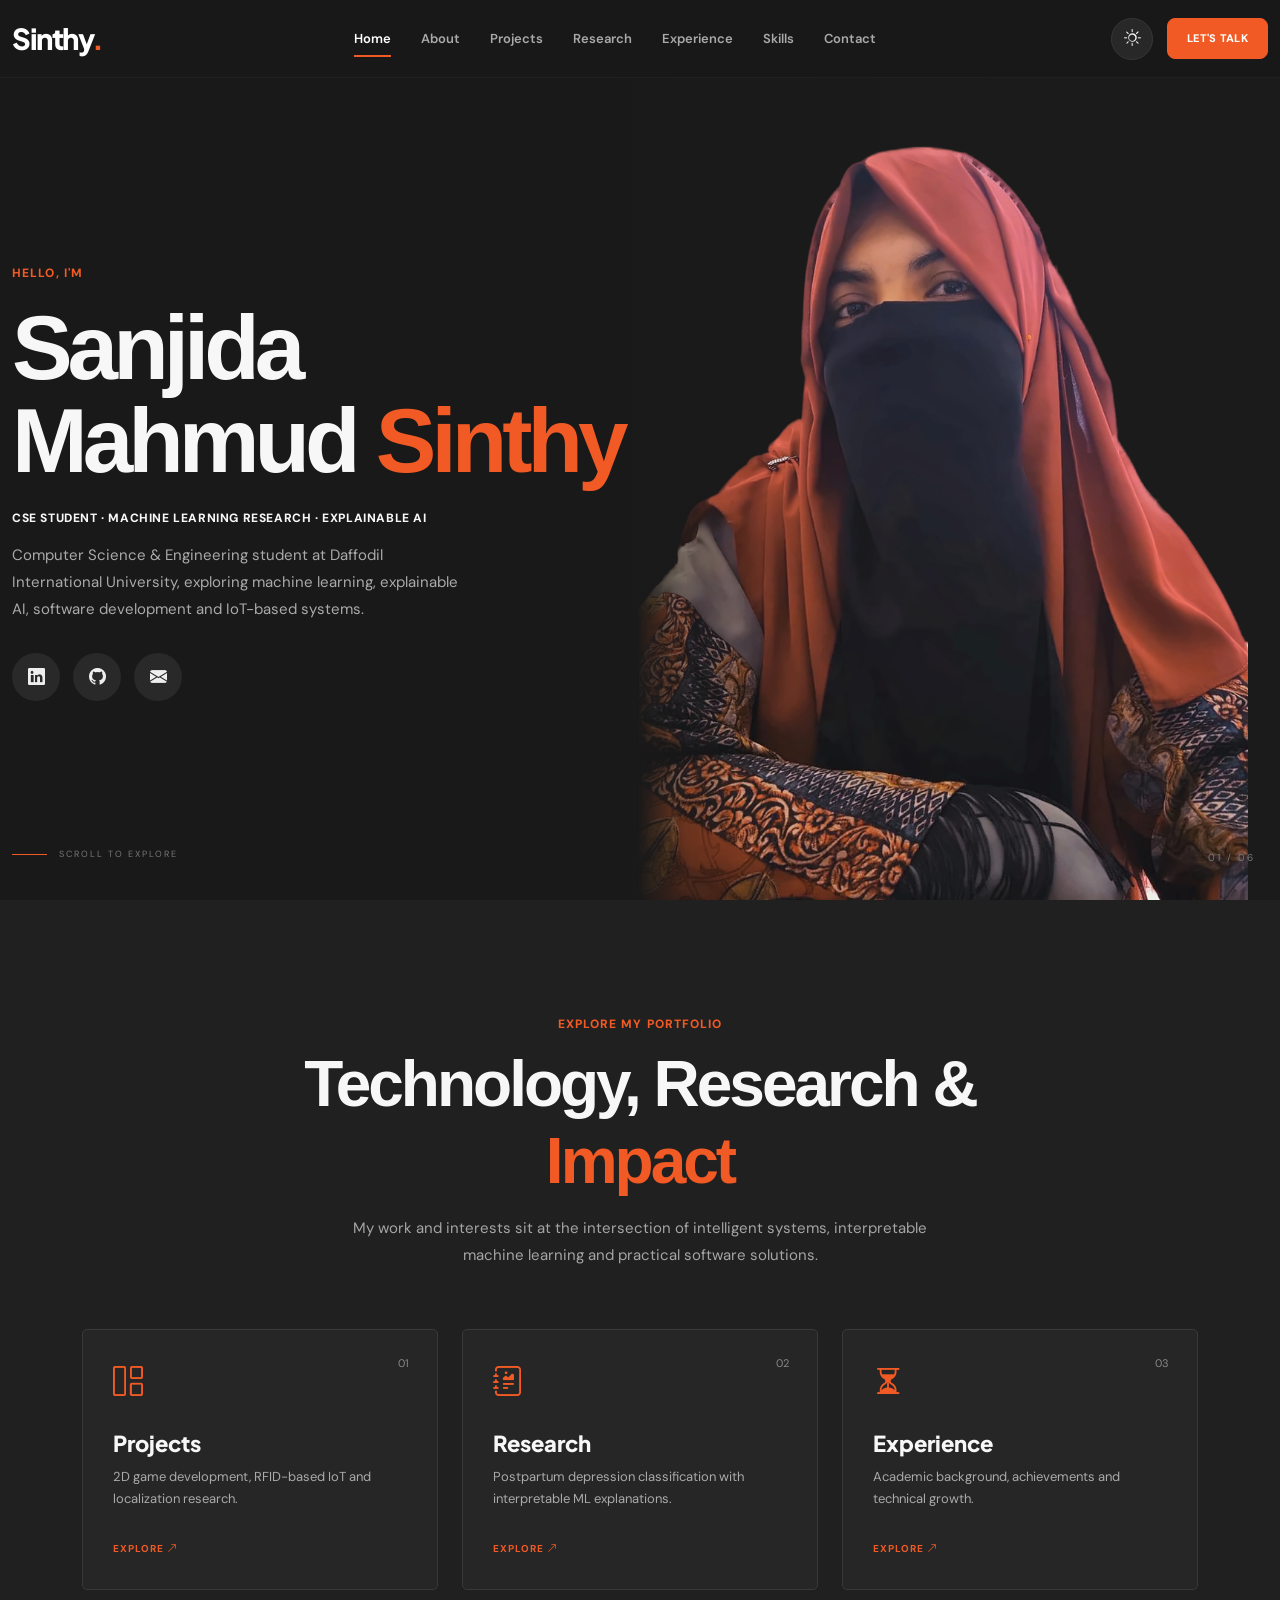
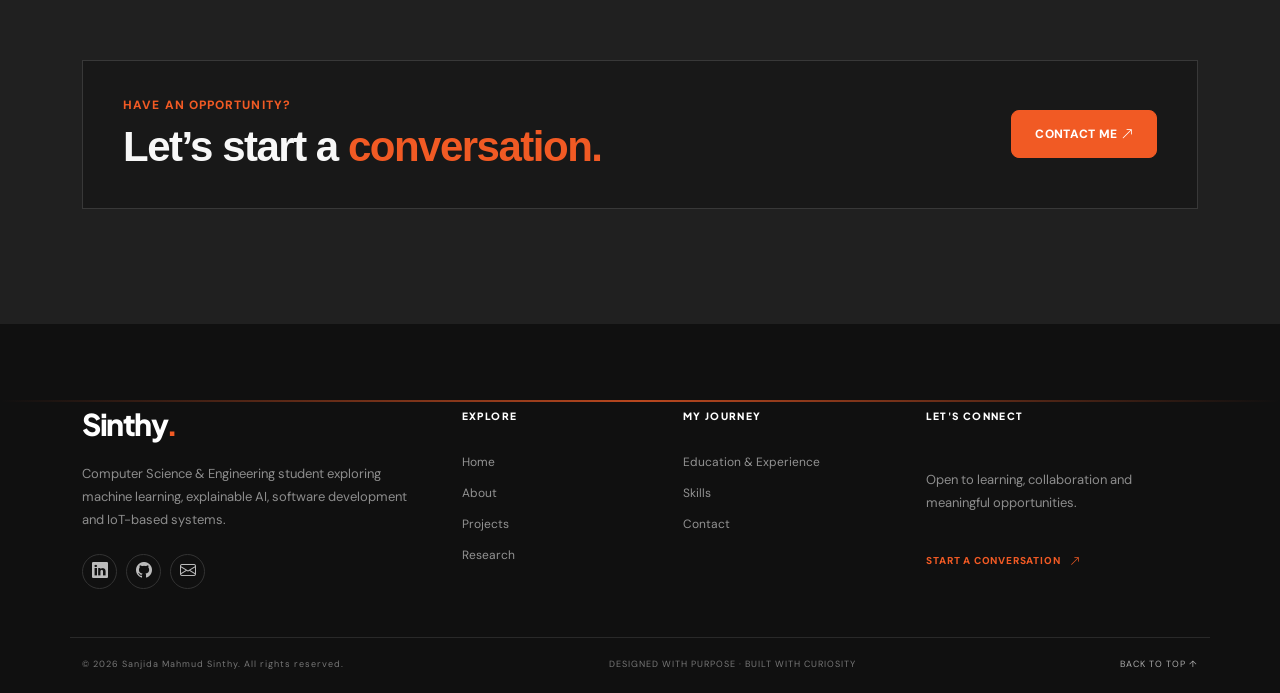
<file: index.html>
<!doctype html>
<html lang="en">
<head>
  <meta charset="utf-8">
  <meta name="viewport" content="width=device-width, initial-scale=1">
  <meta name="theme-color" content="#1c1c1c">
  <meta name="description" content="Sanjida Mahmud Sinthy — Home, projects, research, skills and experience.">
  <title>Home | Sanjida Mahmud Sinthy</title>
  <link rel="preconnect" href="https://fonts.googleapis.com"><link rel="preconnect" href="https://fonts.gstatic.com" crossorigin>
  <link href="https://fonts.googleapis.com/css2?family=DM+Sans:wght@400;500;600;700;800&family=Plus+Jakarta+Sans:wght@400;500;600;700;800&display=swap" rel="stylesheet">
  <link href="https://cdn.jsdelivr.net/npm/bootstrap@5.3.3/dist/css/bootstrap.min.css" rel="stylesheet">
  <link href="https://cdn.jsdelivr.net/npm/bootstrap-icons@1.11.3/font/bootstrap-icons.min.css" rel="stylesheet">
  <link rel="stylesheet" href="style.css">
</head>
<body id="top">
<nav class="navbar navbar-expand-lg navbar-dark fixed-top site-nav">
    <div class="container nav-container">
      <a class="navbar-brand" href="index.html">Sinthy<span>.</span></a>
      <button class="navbar-toggler" type="button" data-bs-toggle="collapse" data-bs-target="#mainNav" aria-label="Toggle navigation"><span class="navbar-toggler-icon"></span></button>
      <div class="collapse navbar-collapse" id="mainNav">
        <ul class="navbar-nav mx-auto"><li class="nav-item"><a class="nav-link active" href="index.html">Home</a></li>
<li class="nav-item"><a class="nav-link" href="about.html">About</a></li>
<li class="nav-item"><a class="nav-link" href="projects.html">Projects</a></li>
<li class="nav-item"><a class="nav-link" href="research.html">Research</a></li>
<li class="nav-item"><a class="nav-link" href="experience.html">Experience</a></li>
<li class="nav-item"><a class="nav-link" href="skills.html">Skills</a></li>
<li class="nav-item"><a class="nav-link" href="contact.html">Contact</a></li></ul>
        <div class="nav-actions"><button class="theme-toggle" id="themeToggle" type="button" aria-label="Switch to light mode" title="Switch theme"><i class="bi bi-sun"></i></button><a class="btn btn-accent nav-cta" href="contact.html">LET'S TALK</a></div>
      </div>
    </div>
  </nav>
<main class=""><section class="hero-section" id="home">
      <img class="hero-portrait" src="assets/sanjida-portrait-transparent.png" alt="Portrait of Sanjida Mahmud Sinthy">
      <div class="hero-shade"></div>
      <div class="container hero-content">
        <div class="hero-copy">
          <p class="eyebrow">HELLO, I'M</p>
          <h1>Sanjida<br>Mahmud <span>Sinthy</span></h1>
          <p class="hero-role">CSE STUDENT · MACHINE LEARNING RESEARCH · EXPLAINABLE AI</p>
          <p class="hero-intro">Computer Science & Engineering student at Daffodil International University, exploring machine learning, explainable AI, software development and IoT-based systems.</p>
          <div class="social-row">
            <a href="#" aria-label="LinkedIn" title="Add LinkedIn URL"><i class="bi bi-linkedin"></i></a>
            <a href="#" aria-label="GitHub" title="Add GitHub URL"><i class="bi bi-github"></i></a>
            <a href="contact.html" aria-label="Email"><i class="bi bi-envelope-fill"></i></a>
          </div>
        </div>
        <div class="hero-scroll"><span></span> SCROLL TO EXPLORE</div>
      </div>
      <div class="hero-index">01 / 06</div>
    </section>
<section class="section home-overview"><div class="container">
  <div class="section-heading centered"><p class="eyebrow">EXPLORE MY PORTFOLIO</p><h2>Technology, Research & <span>Impact</span></h2><p class="section-lead">My work and interests sit at the intersection of intelligent systems, interpretable machine learning and practical software solutions.</p></div>
  <div class="row g-4">
    <div class="col-md-4"><a class="overview-card" href="projects.html"><span>01</span><i class="bi bi-grid-1x2"></i><h3>Projects</h3><p>2D game development, RFID-based IoT and localization research.</p><b>EXPLORE <i class="bi bi-arrow-up-right"></i></b></a></div>
    <div class="col-md-4"><a class="overview-card" href="research.html"><span>02</span><i class="bi bi-journal-richtext"></i><h3>Research</h3><p>Postpartum depression classification with interpretable ML explanations.</p><b>EXPLORE <i class="bi bi-arrow-up-right"></i></b></a></div>
    <div class="col-md-4"><a class="overview-card" href="experience.html"><span>03</span><i class="bi bi-hourglass-split"></i><h3>Experience</h3><p>Academic background, achievements and technical growth.</p><b>EXPLORE <i class="bi bi-arrow-up-right"></i></b></a></div>
  </div>
  <div class="home-cta"><div><p class="eyebrow">HAVE AN OPPORTUNITY?</p><h2>Let’s start a <span>conversation.</span></h2></div><a class="btn btn-accent" href="contact.html">CONTACT ME <i class="bi bi-arrow-up-right"></i></a></div>
</div></section></main>
<footer class="site-footer"><div class="footer-glow"></div><div class="container footer-top">
<div class="footer-main"><a class="footer-brand" href="index.html">Sinthy<span>.</span></a><p>Computer Science & Engineering student exploring machine learning, explainable AI, software development and IoT-based systems.</p><div class="footer-social"><a href="#" aria-label="LinkedIn"><i class="bi bi-linkedin"></i></a><a href="#" aria-label="GitHub"><i class="bi bi-github"></i></a><a href="contact.html" aria-label="Contact"><i class="bi bi-envelope"></i></a></div></div>
<div><h4>EXPLORE</h4><a href="index.html">Home</a><a href="about.html">About</a><a href="projects.html">Projects</a><a href="research.html">Research</a></div>
<div><h4>MY JOURNEY</h4><a href="experience.html">Education & Experience</a><a href="skills.html">Skills</a><a href="contact.html">Contact</a></div>
<div class="footer-contact"><h4>LET'S CONNECT</h4><p>Open to learning, collaboration and meaningful opportunities.</p><a class="footer-contact-link" href="contact.html">START A CONVERSATION <i class="bi bi-arrow-up-right"></i></a></div>
</div><div class="container footer-bottom"><span>© <span class="year"></span> Sanjida Mahmud Sinthy. All rights reserved.</span><span>DESIGNED WITH PURPOSE · BUILT WITH CURIOSITY</span><a href="#top">BACK TO TOP ↑</a></div></footer>
    <button class="back-to-top" id="backToTop" aria-label="Back to top"><i class="bi bi-arrow-up"></i></button>
<script src="https://cdn.jsdelivr.net/npm/bootstrap@5.3.3/dist/js/bootstrap.bundle.min.js"></script>
<script src="script.js"></script>
</body></html>
</file>
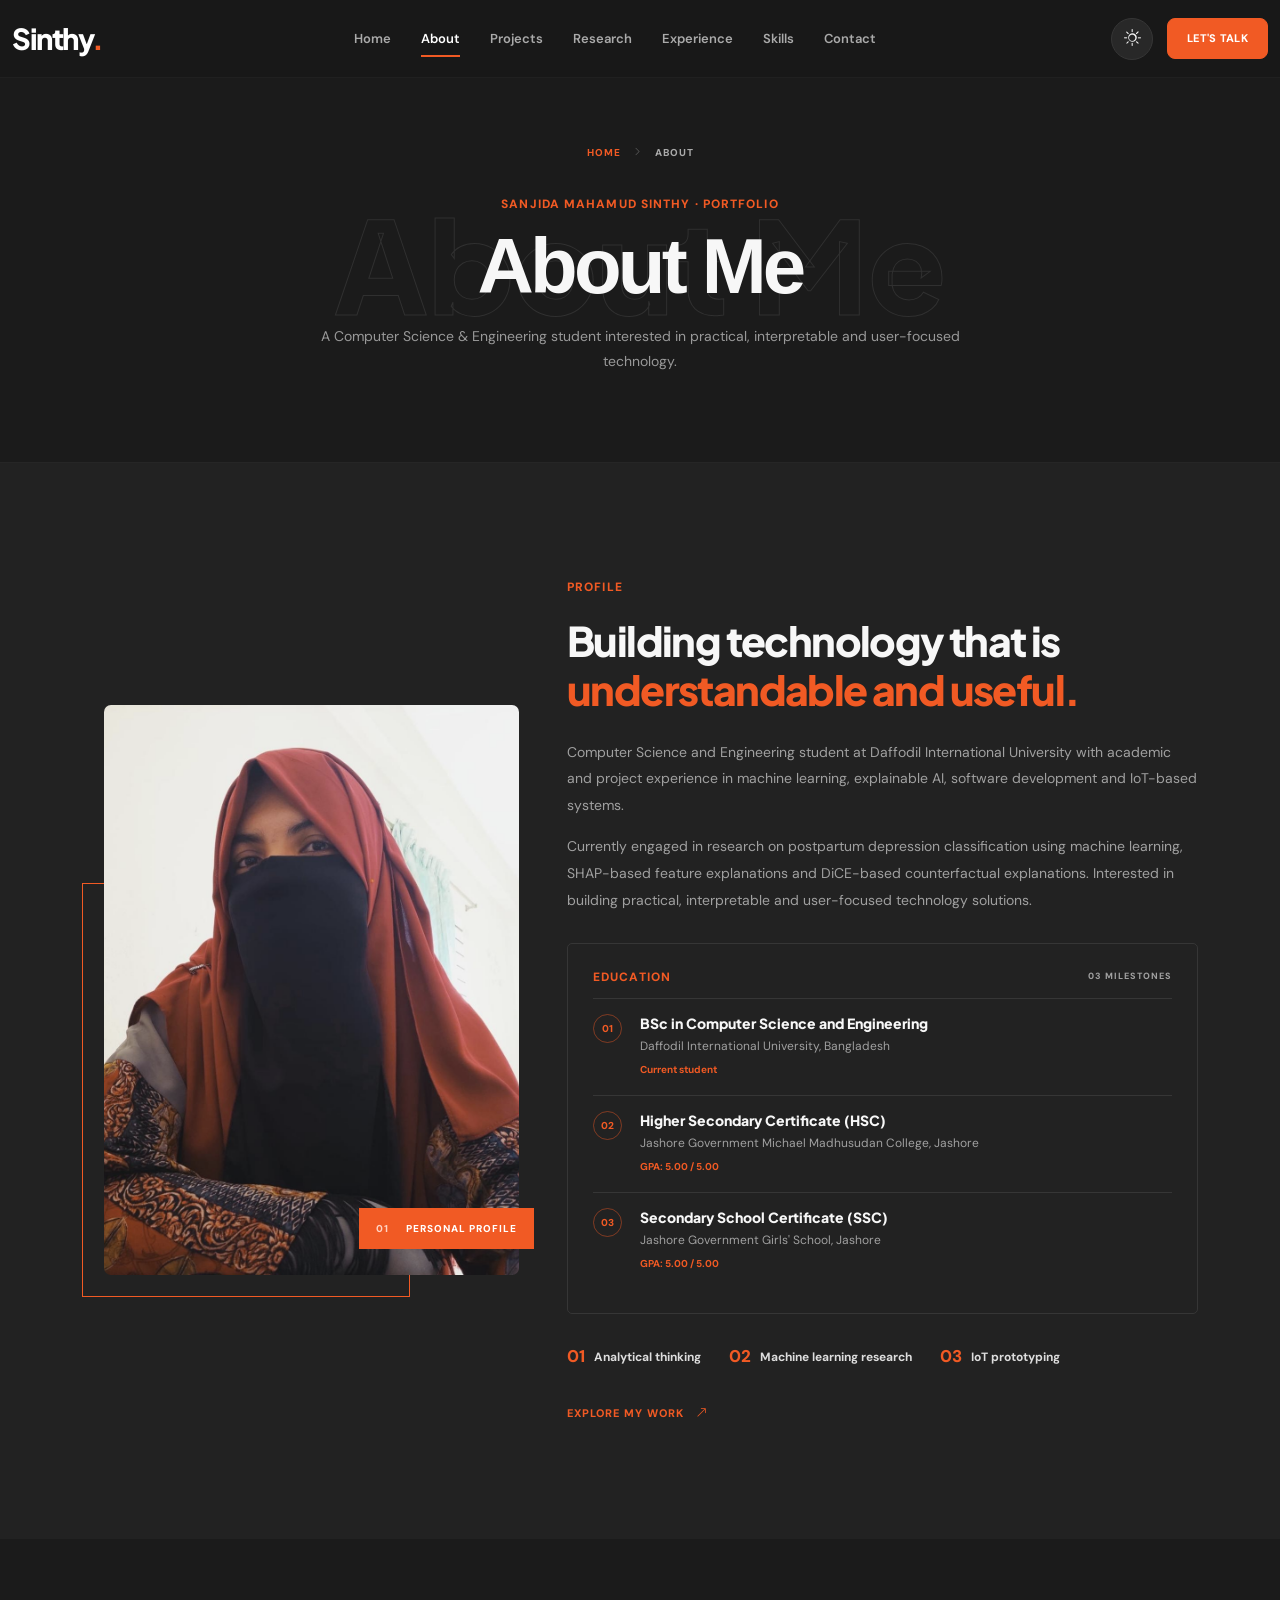
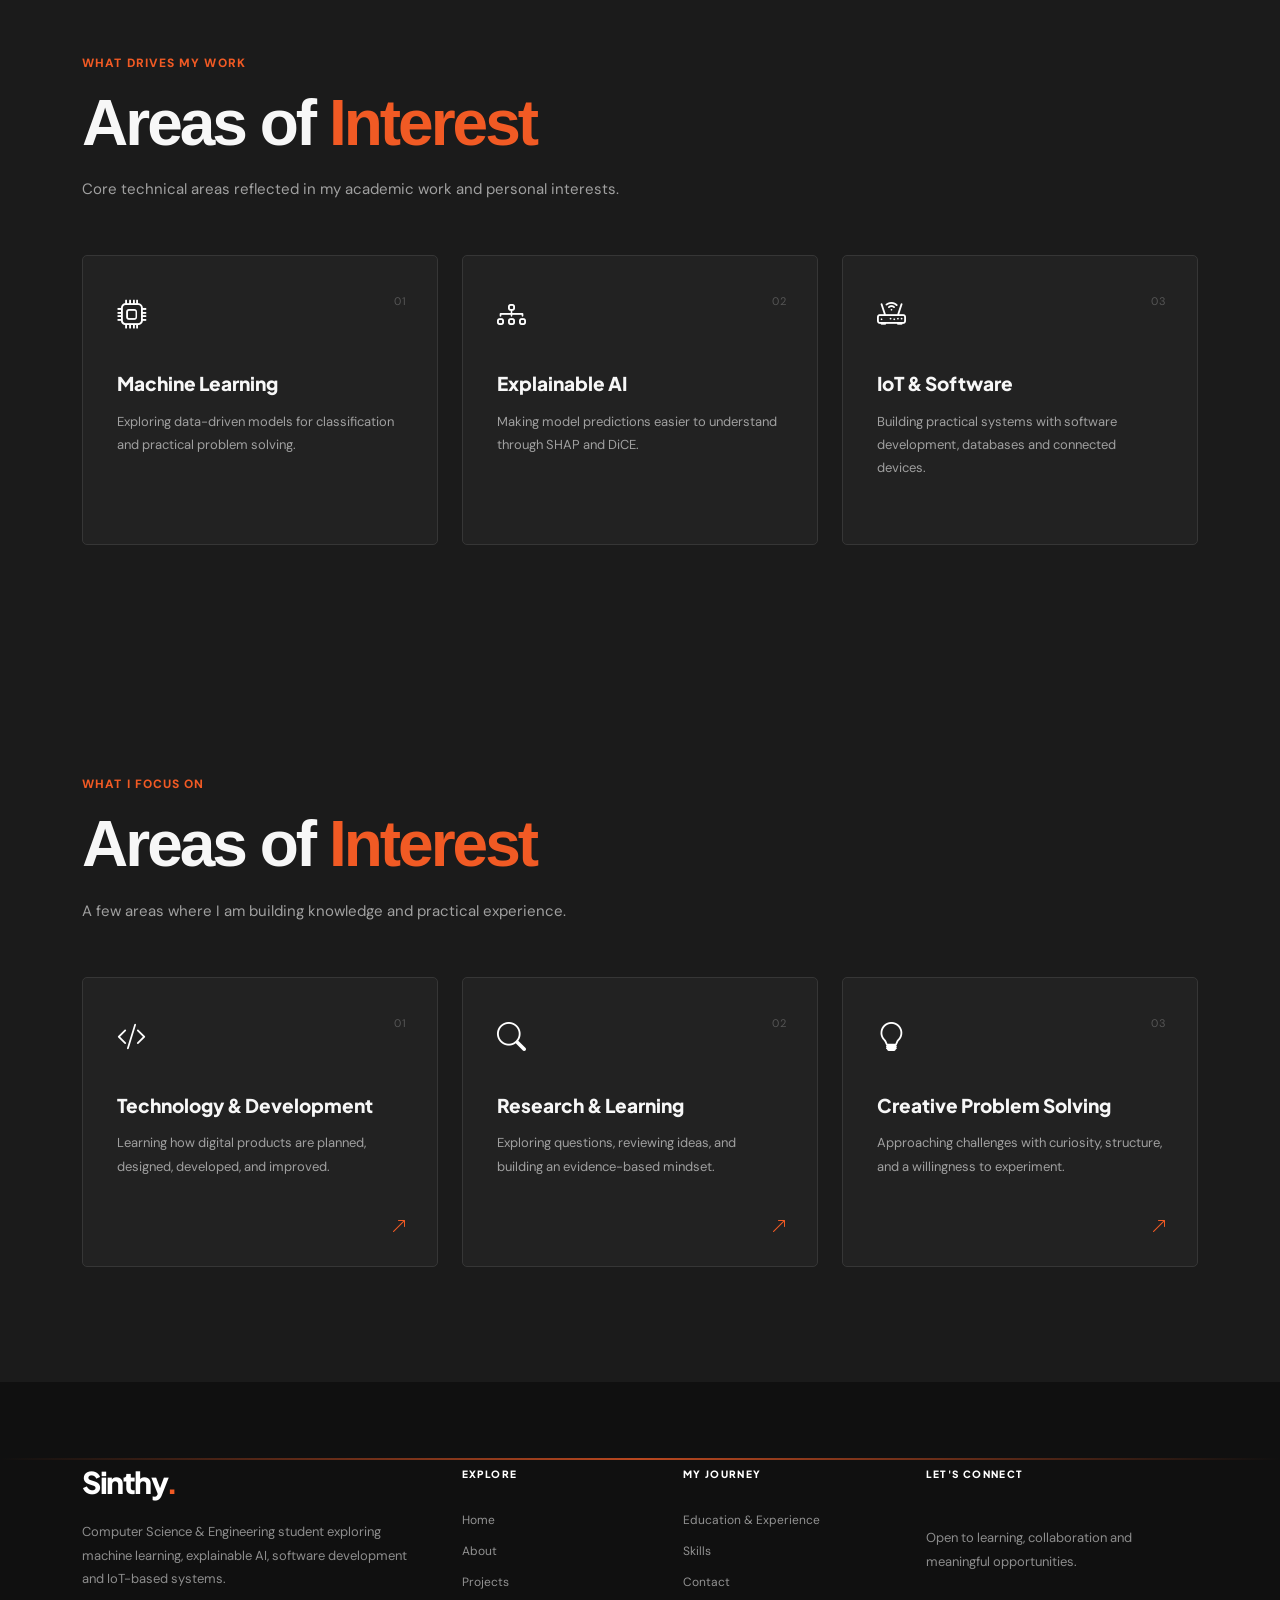
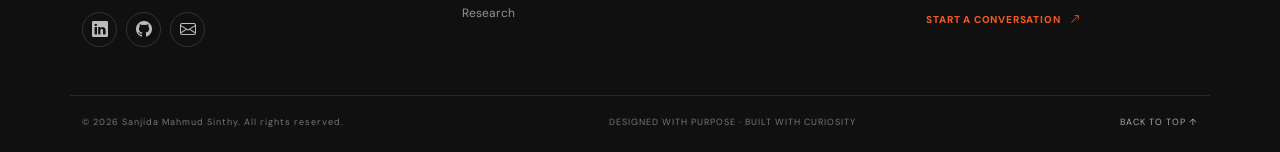
<file: about.html>
<!doctype html>
<html lang="en">
<head>
  <meta charset="utf-8">
  <meta name="viewport" content="width=device-width, initial-scale=1">
  <meta name="theme-color" content="#1c1c1c">
  <meta name="description" content="Sanjida Mahmud Sinthy — About, projects, research, skills and experience.">
  <title>About | Sanjida Mahmud Sinthy</title>
  <link rel="preconnect" href="https://fonts.googleapis.com"><link rel="preconnect" href="https://fonts.gstatic.com" crossorigin>
  <link href="https://fonts.googleapis.com/css2?family=DM+Sans:wght@400;500;600;700;800&family=Plus+Jakarta+Sans:wght@400;500;600;700;800&display=swap" rel="stylesheet">
  <link href="https://cdn.jsdelivr.net/npm/bootstrap@5.3.3/dist/css/bootstrap.min.css" rel="stylesheet">
  <link href="https://cdn.jsdelivr.net/npm/bootstrap-icons@1.11.3/font/bootstrap-icons.min.css" rel="stylesheet">
  <link rel="stylesheet" href="style.css">
</head>
<body id="top">
<nav class="navbar navbar-expand-lg navbar-dark fixed-top site-nav">
    <div class="container nav-container">
      <a class="navbar-brand" href="index.html">Sinthy<span>.</span></a>
      <button class="navbar-toggler" type="button" data-bs-toggle="collapse" data-bs-target="#mainNav" aria-label="Toggle navigation"><span class="navbar-toggler-icon"></span></button>
      <div class="collapse navbar-collapse" id="mainNav">
        <ul class="navbar-nav mx-auto"><li class="nav-item"><a class="nav-link" href="index.html">Home</a></li>
<li class="nav-item"><a class="nav-link active" href="about.html">About</a></li>
<li class="nav-item"><a class="nav-link" href="projects.html">Projects</a></li>
<li class="nav-item"><a class="nav-link" href="research.html">Research</a></li>
<li class="nav-item"><a class="nav-link" href="experience.html">Experience</a></li>
<li class="nav-item"><a class="nav-link" href="skills.html">Skills</a></li>
<li class="nav-item"><a class="nav-link" href="contact.html">Contact</a></li></ul>
        <div class="nav-actions"><button class="theme-toggle" id="themeToggle" type="button" aria-label="Switch to light mode" title="Switch theme"><i class="bi bi-sun"></i></button><a class="btn btn-accent nav-cta" href="contact.html">LET'S TALK</a></div>
      </div>
    </div>
  </nav>
<main class=""><section class="inner-banner"><div class="container"><div class="breadcrumb-line"><a href="index.html">HOME</a><i class="bi bi-chevron-right"></i><span>ABOUT</span></div><p class="eyebrow">SANJIDA MAHAMUD SINTHY · PORTFOLIO</p><div class="banner-title-wrap"><span class="banner-outline">About Me</span><h1>About Me</h1></div><p>A Computer Science & Engineering student interested in practical, interpretable and user-focused technology.</p></div></section><section class="section section-intro" id="about"><div class="container"><div class="row align-items-center g-5 about-grid"><div class="col-lg-5"><div class="portrait-frame"><img src="assets/sanjida-portrait.jpg" alt="Portrait of Sanjida Mahmud Sinthy"><div class="portrait-caption"><span>01</span> PERSONAL PROFILE</div></div></div><div class="col-lg-7"><p class="eyebrow">PROFILE</p><h2 class="content-title">Building technology that is <span>understandable and useful.</span></h2><p class="body-copy">Computer Science and Engineering student at Daffodil International University with academic and project experience in machine learning, explainable AI, software development and IoT-based systems.</p><p class="body-copy">Currently engaged in research on postpartum depression classification using machine learning, SHAP-based feature explanations and DiCE-based counterfactual explanations. Interested in building practical, interpretable and user-focused technology solutions.</p><div class="about-education">
  <div class="about-education-heading"><p class="eyebrow">EDUCATION</p><span class="education-count">03 MILESTONES</span></div>
  <article class="about-education-item"><span class="education-marker">01</span><div><h3>BSc in Computer Science and Engineering</h3><p>Daffodil International University, Bangladesh</p><small>Current student</small></div></article>
  <article class="about-education-item"><span class="education-marker">02</span><div><h3>Higher Secondary Certificate (HSC)</h3><p>Jashore Government Michael Madhusudan College, Jashore</p><small>GPA: 5.00 / 5.00</small></div></article>
  <article class="about-education-item"><span class="education-marker">03</span><div><h3>Secondary School Certificate (SSC)</h3><p>Jashore Government Girls' School, Jashore</p><small>GPA: 5.00 / 5.00</small></div></article>
</div>
<div class="about-facts"><div><span class="fact-number">01</span><span>Analytical thinking</span></div><div><span class="fact-number">02</span><span>Machine learning research</span></div><div><span class="fact-number">03</span><span>IoT prototyping</span></div></div><a class="text-link" href="projects.html">EXPLORE MY WORK <i class="bi bi-arrow-up-right"></i></a></div></div></div></section><section class="section services-section"><div class="container"><div class="section-heading"><p class="eyebrow">WHAT DRIVES MY WORK</p><h2>Areas of <span>Interest</span></h2><p class="section-lead">Core technical areas reflected in my academic work and personal interests.</p></div><div class="row g-4"><div class="col-md-4"><article class="service-card"><div class="service-icon"><i class="bi bi-cpu"></i></div><span class="card-count">01</span><h3>Machine Learning</h3><p>Exploring data-driven models for classification and practical problem solving.</p></article></div><div class="col-md-4"><article class="service-card"><div class="service-icon"><i class="bi bi-diagram-3"></i></div><span class="card-count">02</span><h3>Explainable AI</h3><p>Making model predictions easier to understand through SHAP and DiCE.</p></article></div><div class="col-md-4"><article class="service-card"><div class="service-icon"><i class="bi bi-router"></i></div><span class="card-count">03</span><h3>IoT & Software</h3><p>Building practical systems with software development, databases and connected devices.</p></article></div></div></div></section><section class="section services-section" id="services">
      <div class="container">
        <div class="section-heading">
          <p class="eyebrow">WHAT I FOCUS ON</p>
          <h2>Areas of <span>Interest</span></h2>
          <p class="section-lead">A few areas where I am building knowledge and practical experience.</p>
        </div>
        <div class="row g-4">
          <div class="col-md-4"><article class="service-card"><div class="service-icon"><i class="bi bi-code-slash"></i></div><span class="card-count">01</span><h3>Technology & Development</h3><p>Learning how digital products are planned, designed, developed, and improved.</p><a href="#projects" aria-label="Explore projects"><i class="bi bi-arrow-up-right"></i></a></article></div>
          <div class="col-md-4"><article class="service-card"><div class="service-icon"><i class="bi bi-search"></i></div><span class="card-count">02</span><h3>Research & Learning</h3><p>Exploring questions, reviewing ideas, and building an evidence-based mindset.</p><a href="#research" aria-label="Explore research"><i class="bi bi-arrow-up-right"></i></a></article></div>
          <div class="col-md-4"><article class="service-card"><div class="service-icon"><i class="bi bi-lightbulb"></i></div><span class="card-count">03</span><h3>Creative Problem Solving</h3><p>Approaching challenges with curiosity, structure, and a willingness to experiment.</p><a href="#skills" aria-label="Explore skills"><i class="bi bi-arrow-up-right"></i></a></article></div>
        </div>
      </div>
    </section></main>
<footer class="site-footer"><div class="footer-glow"></div><div class="container footer-top">
<div class="footer-main"><a class="footer-brand" href="index.html">Sinthy<span>.</span></a><p>Computer Science & Engineering student exploring machine learning, explainable AI, software development and IoT-based systems.</p><div class="footer-social"><a href="#" aria-label="LinkedIn"><i class="bi bi-linkedin"></i></a><a href="#" aria-label="GitHub"><i class="bi bi-github"></i></a><a href="contact.html" aria-label="Contact"><i class="bi bi-envelope"></i></a></div></div>
<div><h4>EXPLORE</h4><a href="index.html">Home</a><a href="about.html">About</a><a href="projects.html">Projects</a><a href="research.html">Research</a></div>
<div><h4>MY JOURNEY</h4><a href="experience.html">Education & Experience</a><a href="skills.html">Skills</a><a href="contact.html">Contact</a></div>
<div class="footer-contact"><h4>LET'S CONNECT</h4><p>Open to learning, collaboration and meaningful opportunities.</p><a class="footer-contact-link" href="contact.html">START A CONVERSATION <i class="bi bi-arrow-up-right"></i></a></div>
</div><div class="container footer-bottom"><span>© <span class="year"></span> Sanjida Mahmud Sinthy. All rights reserved.</span><span>DESIGNED WITH PURPOSE · BUILT WITH CURIOSITY</span><a href="#top">BACK TO TOP ↑</a></div></footer>
    <button class="back-to-top" id="backToTop" aria-label="Back to top"><i class="bi bi-arrow-up"></i></button>
<script src="https://cdn.jsdelivr.net/npm/bootstrap@5.3.3/dist/js/bootstrap.bundle.min.js"></script>
<script src="script.js"></script>
</body></html>
</file>
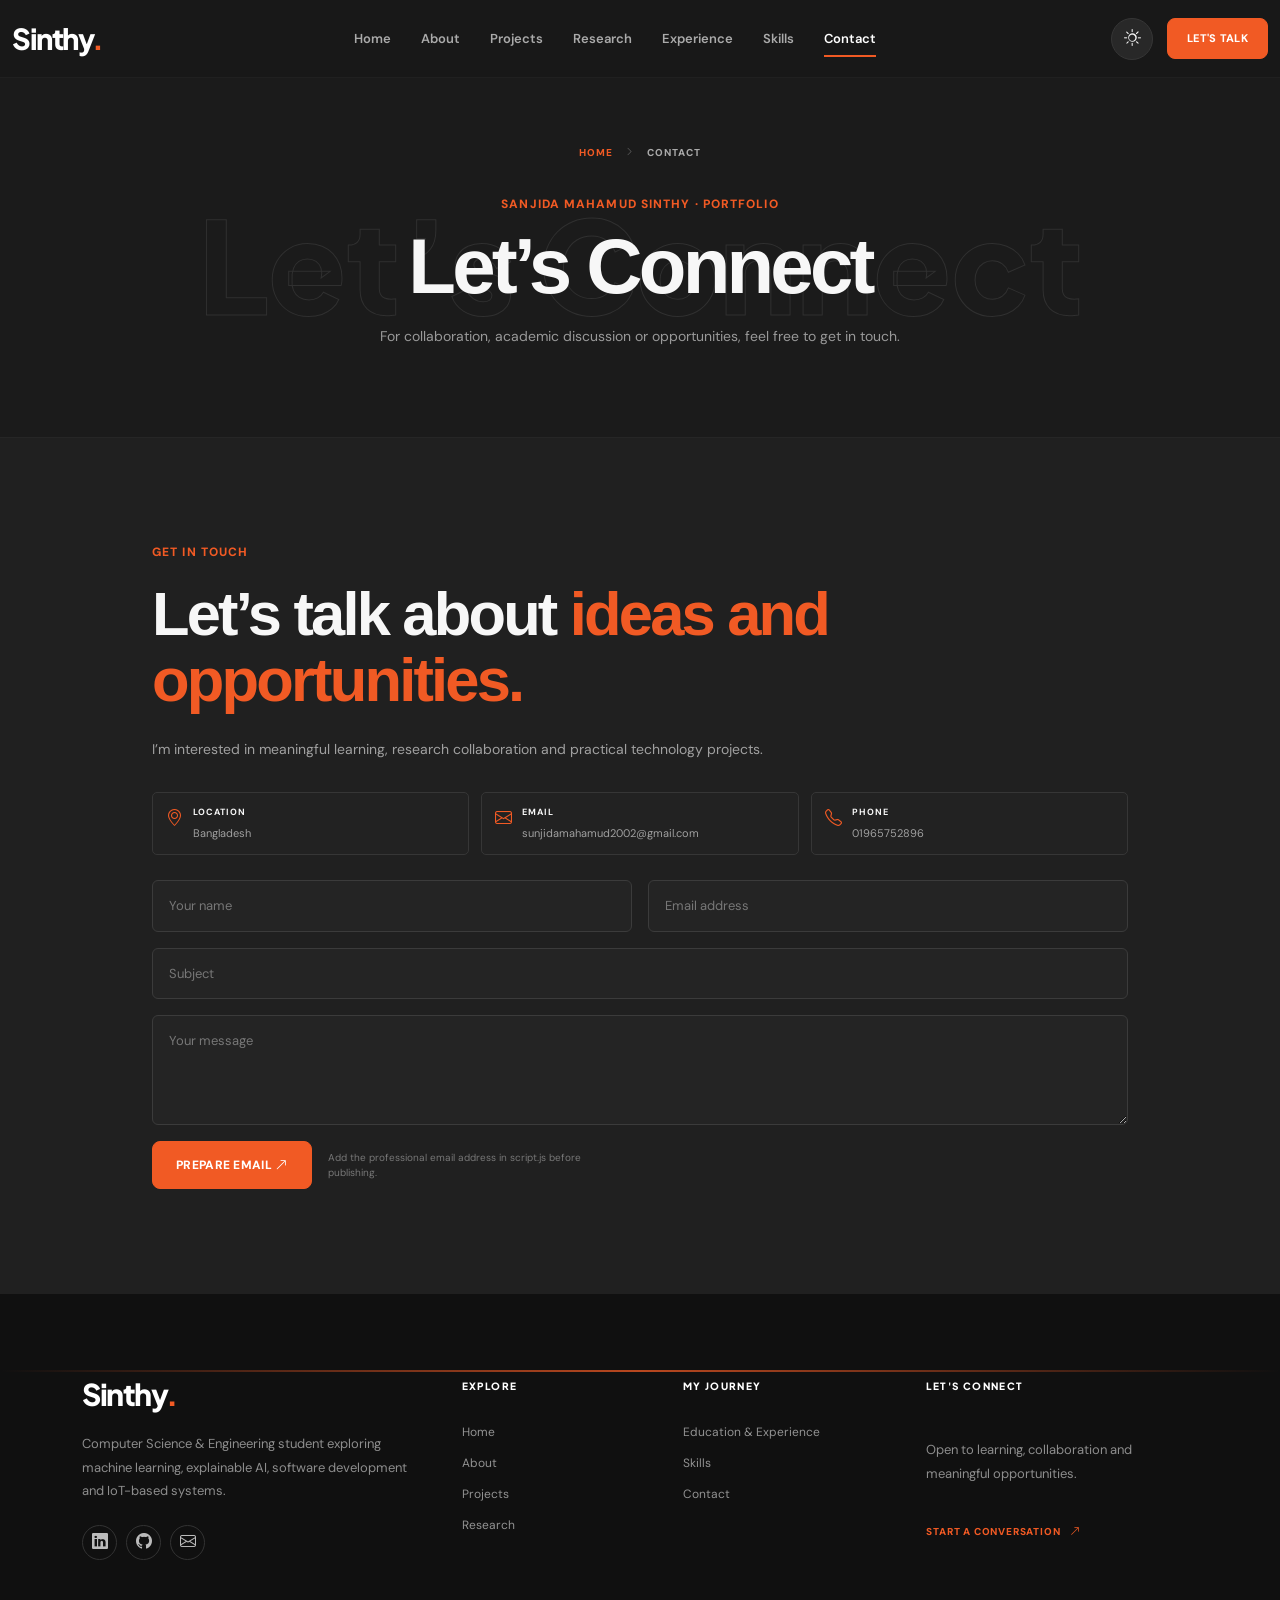
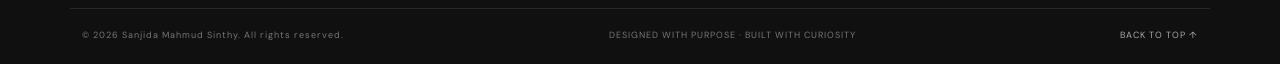
<file: contact.html>
<!doctype html>
<html lang="en">
<head>
  <meta charset="utf-8">
  <meta name="viewport" content="width=device-width, initial-scale=1">
  <meta name="theme-color" content="#1c1c1c">
  <meta name="description" content="Sanjida Mahmud Sinthy — Contact, projects, research, skills and experience.">
  <title>Contact | Sanjida Mahmud Sinthy</title>
  <link rel="preconnect" href="https://fonts.googleapis.com"><link rel="preconnect" href="https://fonts.gstatic.com" crossorigin>
  <link href="https://fonts.googleapis.com/css2?family=DM+Sans:wght@400;500;600;700;800&family=Plus+Jakarta+Sans:wght@400;500;600;700;800&display=swap" rel="stylesheet">
  <link href="https://cdn.jsdelivr.net/npm/bootstrap@5.3.3/dist/css/bootstrap.min.css" rel="stylesheet">
  <link href="https://cdn.jsdelivr.net/npm/bootstrap-icons@1.11.3/font/bootstrap-icons.min.css" rel="stylesheet">
  <link rel="stylesheet" href="style.css">
</head>
<body id="top">
<nav class="navbar navbar-expand-lg navbar-dark fixed-top site-nav">
    <div class="container nav-container">
      <a class="navbar-brand" href="index.html">Sinthy<span>.</span></a>
      <button class="navbar-toggler" type="button" data-bs-toggle="collapse" data-bs-target="#mainNav" aria-label="Toggle navigation"><span class="navbar-toggler-icon"></span></button>
      <div class="collapse navbar-collapse" id="mainNav">
        <ul class="navbar-nav mx-auto"><li class="nav-item"><a class="nav-link" href="index.html">Home</a></li>
<li class="nav-item"><a class="nav-link" href="about.html">About</a></li>
<li class="nav-item"><a class="nav-link" href="projects.html">Projects</a></li>
<li class="nav-item"><a class="nav-link" href="research.html">Research</a></li>
<li class="nav-item"><a class="nav-link" href="experience.html">Experience</a></li>
<li class="nav-item"><a class="nav-link" href="skills.html">Skills</a></li>
<li class="nav-item"><a class="nav-link active" href="contact.html">Contact</a></li></ul>
        <div class="nav-actions"><button class="theme-toggle" id="themeToggle" type="button" aria-label="Switch to light mode" title="Switch theme"><i class="bi bi-sun"></i></button><a class="btn btn-accent nav-cta" href="contact.html">LET'S TALK</a></div>
      </div>
    </div>
  </nav>
<main class=""><section class="inner-banner"><div class="container"><div class="breadcrumb-line"><a href="index.html">HOME</a><i class="bi bi-chevron-right"></i><span>CONTACT</span></div><p class="eyebrow">SANJIDA MAHAMUD SINTHY · PORTFOLIO</p><div class="banner-title-wrap"><span class="banner-outline">Let’s Connect</span><h1>Let’s Connect</h1></div><p>For collaboration, academic discussion or opportunities, feel free to get in touch.</p></div></section><section class="contact-section" id="contact"><div class="container contact-wrap"><div class="contact-content"><p class="eyebrow">GET IN TOUCH</p><h2>Let’s talk about <span>ideas and opportunities.</span></h2><p class="body-copy">I’m interested in meaningful learning, research collaboration and practical technology projects.</p><div class="contact-info-list"><div><i class="bi bi-geo-alt"></i><span><b>LOCATION</b>Bangladesh</span></div><div><i class="bi bi-envelope"></i><span><b>EMAIL</b><a href="mailto:sunjidamahamud2002@gmail.com">sunjidamahamud2002@gmail.com</a></span></div><div><i class="bi bi-telephone"></i><span><b>PHONE</b><a href="tel:+8801965752896">01965752896</a></span></div></div><form id="contactForm" class="contact-form"><div class="row g-3"><div class="col-md-6"><input class="form-control" type="text" name="name" placeholder="Your name" required></div><div class="col-md-6"><input class="form-control" type="email" name="email" placeholder="Email address" required></div><div class="col-12"><input class="form-control" type="text" name="subject" placeholder="Subject"></div><div class="col-12"><textarea class="form-control" name="message" rows="4" placeholder="Your message" required></textarea></div><div class="col-12 d-flex align-items-center flex-wrap gap-3"><button class="btn btn-accent" type="submit">PREPARE EMAIL <i class="bi bi-arrow-up-right"></i></button><span id="formNote" class="form-note">Add the professional email address in script.js before publishing.</span></div></div></form></div></div></section></main>
<footer class="site-footer"><div class="footer-glow"></div><div class="container footer-top">
<div class="footer-main"><a class="footer-brand" href="index.html">Sinthy<span>.</span></a><p>Computer Science & Engineering student exploring machine learning, explainable AI, software development and IoT-based systems.</p><div class="footer-social"><a href="#" aria-label="LinkedIn"><i class="bi bi-linkedin"></i></a><a href="#" aria-label="GitHub"><i class="bi bi-github"></i></a><a href="contact.html" aria-label="Contact"><i class="bi bi-envelope"></i></a></div></div>
<div><h4>EXPLORE</h4><a href="index.html">Home</a><a href="about.html">About</a><a href="projects.html">Projects</a><a href="research.html">Research</a></div>
<div><h4>MY JOURNEY</h4><a href="experience.html">Education & Experience</a><a href="skills.html">Skills</a><a href="contact.html">Contact</a></div>
<div class="footer-contact"><h4>LET'S CONNECT</h4><p>Open to learning, collaboration and meaningful opportunities.</p><a class="footer-contact-link" href="contact.html">START A CONVERSATION <i class="bi bi-arrow-up-right"></i></a></div>
</div><div class="container footer-bottom"><span>© <span class="year"></span> Sanjida Mahmud Sinthy. All rights reserved.</span><span>DESIGNED WITH PURPOSE · BUILT WITH CURIOSITY</span><a href="#top">BACK TO TOP ↑</a></div></footer>
    <button class="back-to-top" id="backToTop" aria-label="Back to top"><i class="bi bi-arrow-up"></i></button>
<script src="https://cdn.jsdelivr.net/npm/bootstrap@5.3.3/dist/js/bootstrap.bundle.min.js"></script>
<script src="script.js"></script>
</body></html>
</file>
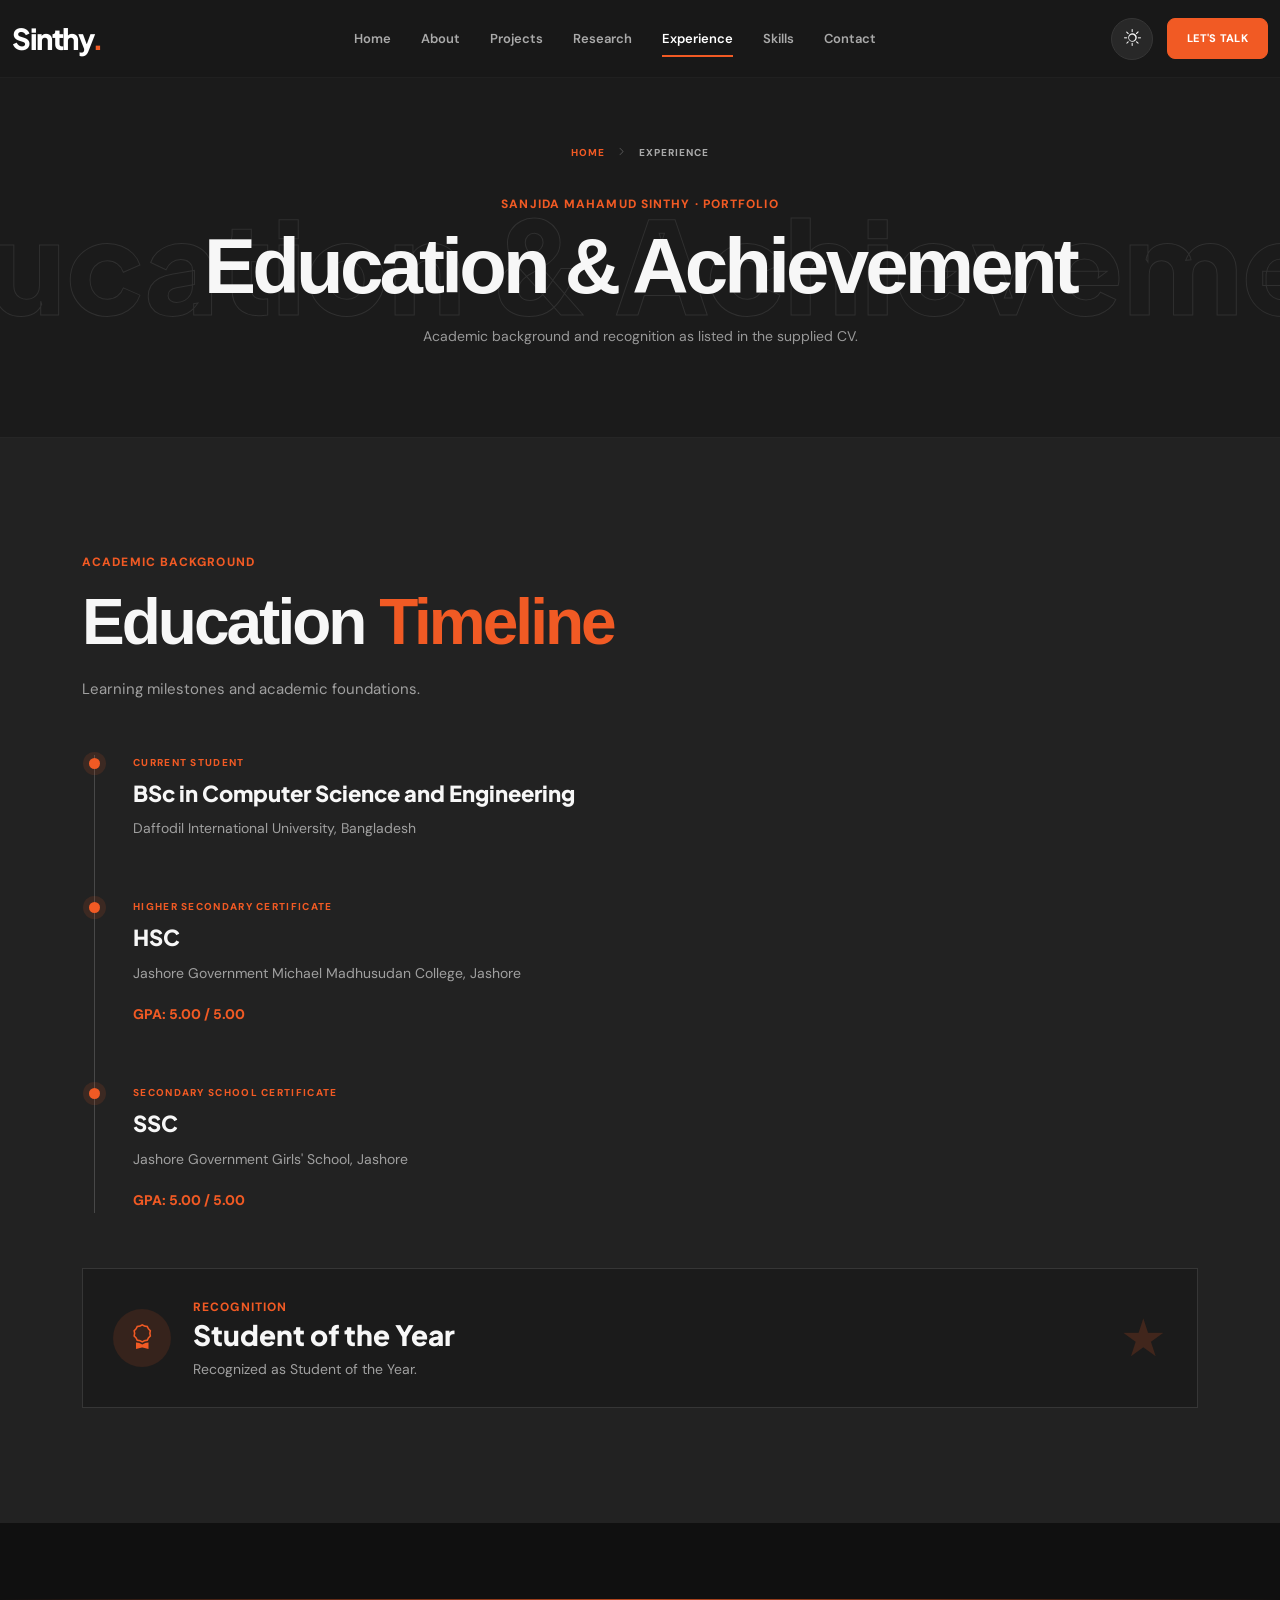
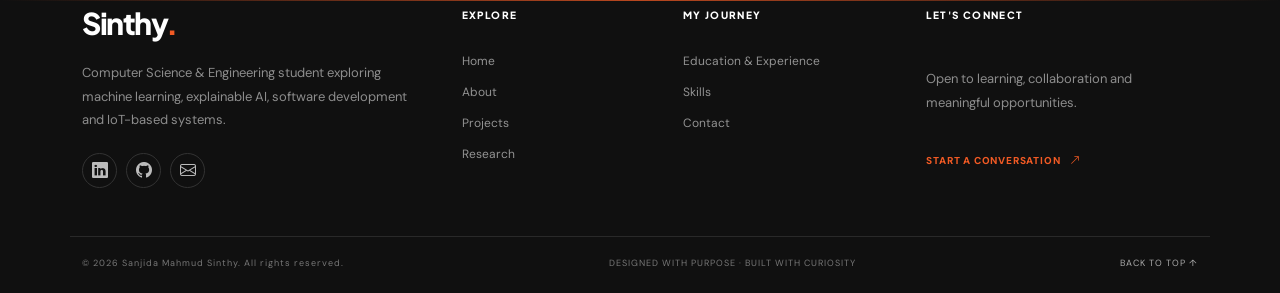
<file: experience.html>
<!doctype html>
<html lang="en">
<head>
  <meta charset="utf-8">
  <meta name="viewport" content="width=device-width, initial-scale=1">
  <meta name="theme-color" content="#1c1c1c">
  <meta name="description" content="Sanjida Mahmud Sinthy — Experience, projects, research, skills and experience.">
  <title>Experience | Sanjida Mahmud Sinthy</title>
  <link rel="preconnect" href="https://fonts.googleapis.com"><link rel="preconnect" href="https://fonts.gstatic.com" crossorigin>
  <link href="https://fonts.googleapis.com/css2?family=DM+Sans:wght@400;500;600;700;800&family=Plus+Jakarta+Sans:wght@400;500;600;700;800&display=swap" rel="stylesheet">
  <link href="https://cdn.jsdelivr.net/npm/bootstrap@5.3.3/dist/css/bootstrap.min.css" rel="stylesheet">
  <link href="https://cdn.jsdelivr.net/npm/bootstrap-icons@1.11.3/font/bootstrap-icons.min.css" rel="stylesheet">
  <link rel="stylesheet" href="style.css">
</head>
<body id="top">
<nav class="navbar navbar-expand-lg navbar-dark fixed-top site-nav">
    <div class="container nav-container">
      <a class="navbar-brand" href="index.html">Sinthy<span>.</span></a>
      <button class="navbar-toggler" type="button" data-bs-toggle="collapse" data-bs-target="#mainNav" aria-label="Toggle navigation"><span class="navbar-toggler-icon"></span></button>
      <div class="collapse navbar-collapse" id="mainNav">
        <ul class="navbar-nav mx-auto"><li class="nav-item"><a class="nav-link" href="index.html">Home</a></li>
<li class="nav-item"><a class="nav-link" href="about.html">About</a></li>
<li class="nav-item"><a class="nav-link" href="projects.html">Projects</a></li>
<li class="nav-item"><a class="nav-link" href="research.html">Research</a></li>
<li class="nav-item"><a class="nav-link active" href="experience.html">Experience</a></li>
<li class="nav-item"><a class="nav-link" href="skills.html">Skills</a></li>
<li class="nav-item"><a class="nav-link" href="contact.html">Contact</a></li></ul>
        <div class="nav-actions"><button class="theme-toggle" id="themeToggle" type="button" aria-label="Switch to light mode" title="Switch theme"><i class="bi bi-sun"></i></button><a class="btn btn-accent nav-cta" href="contact.html">LET'S TALK</a></div>
      </div>
    </div>
  </nav>
<main class=""><section class="inner-banner"><div class="container"><div class="breadcrumb-line"><a href="index.html">HOME</a><i class="bi bi-chevron-right"></i><span>EXPERIENCE</span></div><p class="eyebrow">SANJIDA MAHAMUD SINTHY · PORTFOLIO</p><div class="banner-title-wrap"><span class="banner-outline">Education & Achievement</span><h1>Education & Achievement</h1></div><p>Academic background and recognition as listed in the supplied CV.</p></div></section><section class="section experience-section" id="experience"><div class="container"><div class="section-heading"><p class="eyebrow">ACADEMIC BACKGROUND</p><h2>Education <span>Timeline</span></h2><p class="section-lead">Learning milestones and academic foundations.</p></div><div class="timeline"><article class="timeline-item"><div class="timeline-dot"></div><div class="timeline-date">CURRENT STUDENT</div><h3>BSc in Computer Science and Engineering</h3><p>Daffodil International University, Bangladesh</p></article><article class="timeline-item"><div class="timeline-dot"></div><div class="timeline-date">HIGHER SECONDARY CERTIFICATE</div><h3>HSC</h3><p>Jashore Government Michael Madhusudan College, Jashore</p><p class="result-line">GPA: 5.00 / 5.00</p></article><article class="timeline-item"><div class="timeline-dot"></div><div class="timeline-date">SECONDARY SCHOOL CERTIFICATE</div><h3>SSC</h3><p>Jashore Government Girls' School, Jashore</p><p class="result-line">GPA: 5.00 / 5.00</p></article></div><div class="achievement-panel"><div class="achievement-icon"><i class="bi bi-award"></i></div><div><span class="eyebrow">RECOGNITION</span><h3>Student of the Year</h3><p class="body-copy">Recognized as Student of the Year.</p></div><span class="achievement-mark">★</span></div></div></section></main>
<footer class="site-footer"><div class="footer-glow"></div><div class="container footer-top">
<div class="footer-main"><a class="footer-brand" href="index.html">Sinthy<span>.</span></a><p>Computer Science & Engineering student exploring machine learning, explainable AI, software development and IoT-based systems.</p><div class="footer-social"><a href="#" aria-label="LinkedIn"><i class="bi bi-linkedin"></i></a><a href="#" aria-label="GitHub"><i class="bi bi-github"></i></a><a href="contact.html" aria-label="Contact"><i class="bi bi-envelope"></i></a></div></div>
<div><h4>EXPLORE</h4><a href="index.html">Home</a><a href="about.html">About</a><a href="projects.html">Projects</a><a href="research.html">Research</a></div>
<div><h4>MY JOURNEY</h4><a href="experience.html">Education & Experience</a><a href="skills.html">Skills</a><a href="contact.html">Contact</a></div>
<div class="footer-contact"><h4>LET'S CONNECT</h4><p>Open to learning, collaboration and meaningful opportunities.</p><a class="footer-contact-link" href="contact.html">START A CONVERSATION <i class="bi bi-arrow-up-right"></i></a></div>
</div><div class="container footer-bottom"><span>© <span class="year"></span> Sanjida Mahmud Sinthy. All rights reserved.</span><span>DESIGNED WITH PURPOSE · BUILT WITH CURIOSITY</span><a href="#top">BACK TO TOP ↑</a></div></footer>
    <button class="back-to-top" id="backToTop" aria-label="Back to top"><i class="bi bi-arrow-up"></i></button>
<script src="https://cdn.jsdelivr.net/npm/bootstrap@5.3.3/dist/js/bootstrap.bundle.min.js"></script>
<script src="script.js"></script>
</body></html>
</file>
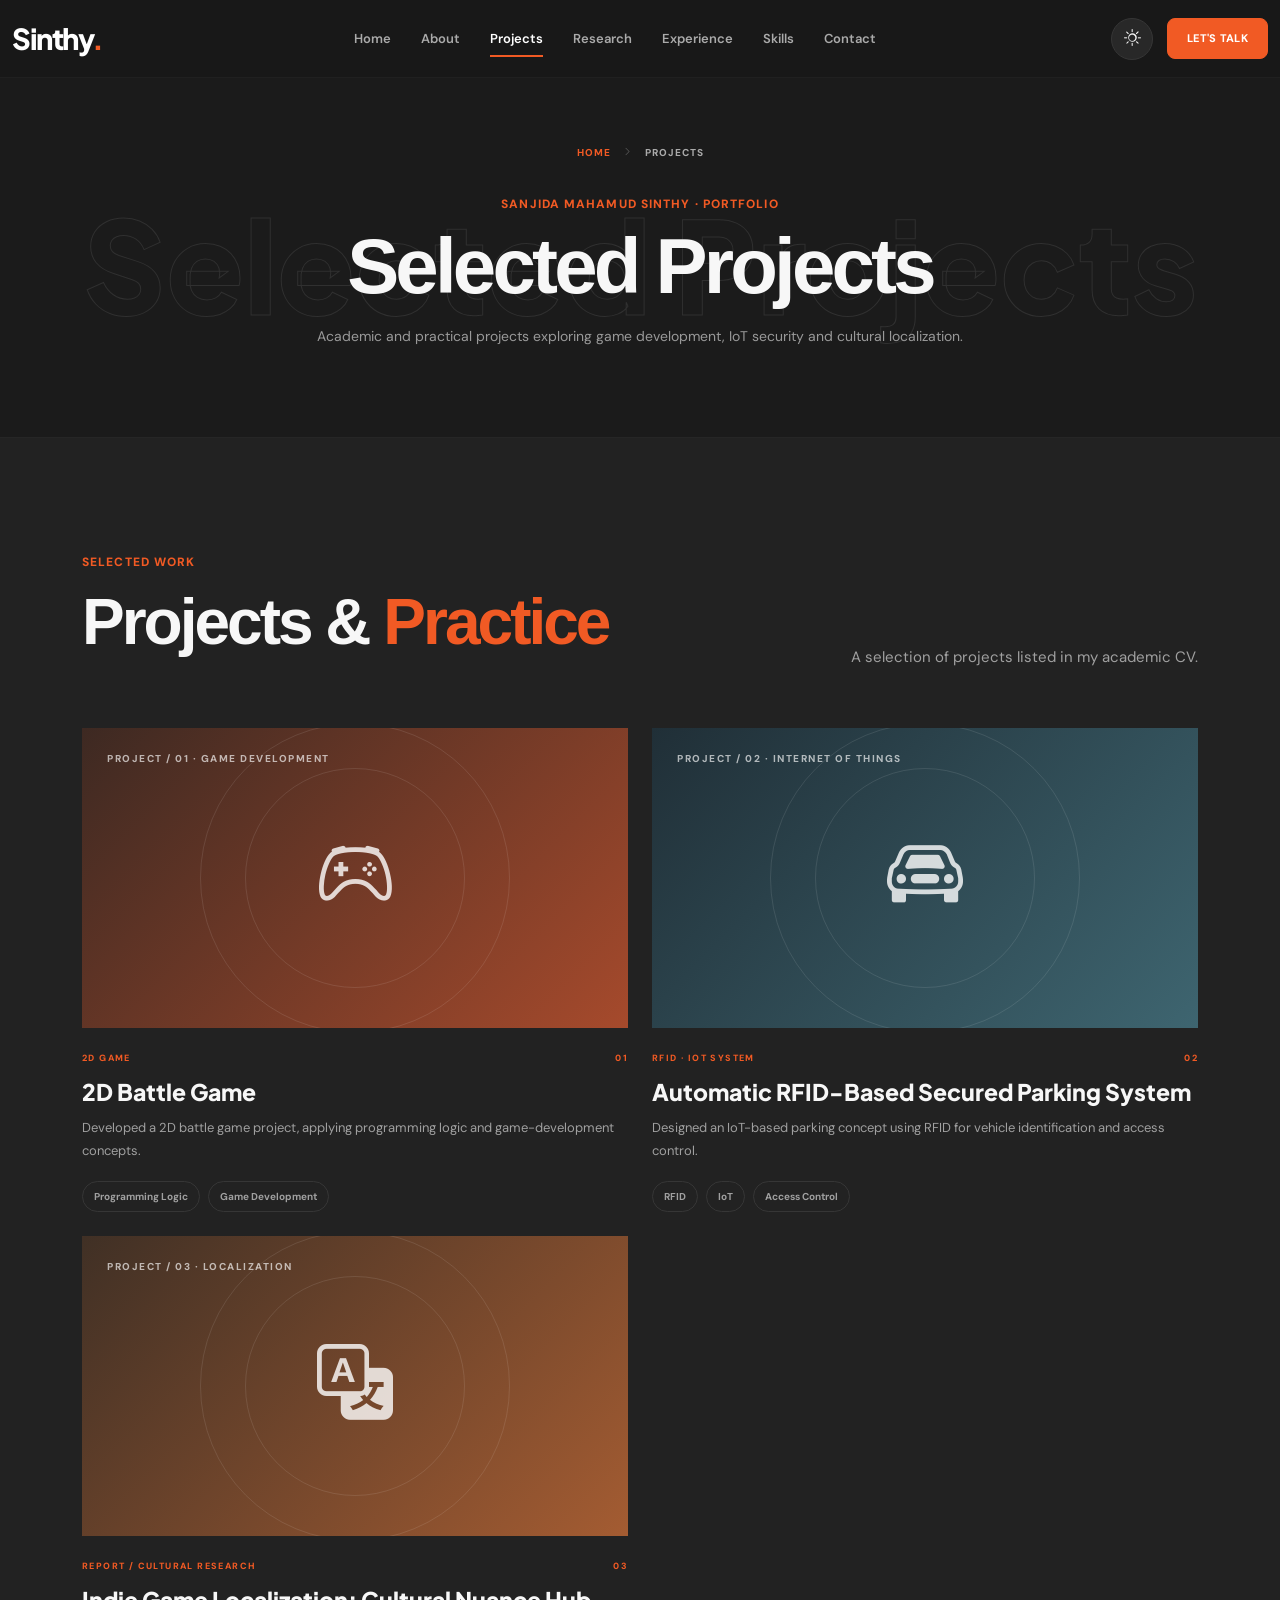
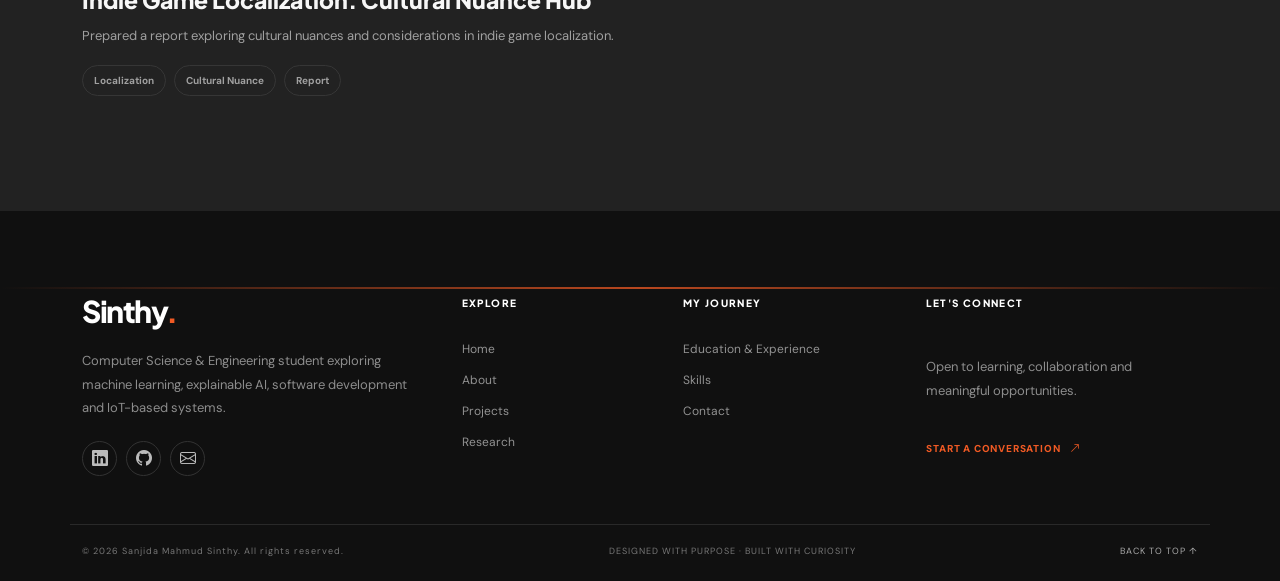
<file: projects.html>
<!doctype html>
<html lang="en">
<head>
  <meta charset="utf-8">
  <meta name="viewport" content="width=device-width, initial-scale=1">
  <meta name="theme-color" content="#1c1c1c">
  <meta name="description" content="Sanjida Mahmud Sinthy — Projects, projects, research, skills and experience.">
  <title>Projects | Sanjida Mahmud Sinthy</title>
  <link rel="preconnect" href="https://fonts.googleapis.com"><link rel="preconnect" href="https://fonts.gstatic.com" crossorigin>
  <link href="https://fonts.googleapis.com/css2?family=DM+Sans:wght@400;500;600;700;800&family=Plus+Jakarta+Sans:wght@400;500;600;700;800&display=swap" rel="stylesheet">
  <link href="https://cdn.jsdelivr.net/npm/bootstrap@5.3.3/dist/css/bootstrap.min.css" rel="stylesheet">
  <link href="https://cdn.jsdelivr.net/npm/bootstrap-icons@1.11.3/font/bootstrap-icons.min.css" rel="stylesheet">
  <link rel="stylesheet" href="style.css">
</head>
<body id="top">
<nav class="navbar navbar-expand-lg navbar-dark fixed-top site-nav">
    <div class="container nav-container">
      <a class="navbar-brand" href="index.html">Sinthy<span>.</span></a>
      <button class="navbar-toggler" type="button" data-bs-toggle="collapse" data-bs-target="#mainNav" aria-label="Toggle navigation"><span class="navbar-toggler-icon"></span></button>
      <div class="collapse navbar-collapse" id="mainNav">
        <ul class="navbar-nav mx-auto"><li class="nav-item"><a class="nav-link" href="index.html">Home</a></li>
<li class="nav-item"><a class="nav-link" href="about.html">About</a></li>
<li class="nav-item"><a class="nav-link active" href="projects.html">Projects</a></li>
<li class="nav-item"><a class="nav-link" href="research.html">Research</a></li>
<li class="nav-item"><a class="nav-link" href="experience.html">Experience</a></li>
<li class="nav-item"><a class="nav-link" href="skills.html">Skills</a></li>
<li class="nav-item"><a class="nav-link" href="contact.html">Contact</a></li></ul>
        <div class="nav-actions"><button class="theme-toggle" id="themeToggle" type="button" aria-label="Switch to light mode" title="Switch theme"><i class="bi bi-sun"></i></button><a class="btn btn-accent nav-cta" href="contact.html">LET'S TALK</a></div>
      </div>
    </div>
  </nav>
<main class=""><section class="inner-banner"><div class="container"><div class="breadcrumb-line"><a href="index.html">HOME</a><i class="bi bi-chevron-right"></i><span>PROJECTS</span></div><p class="eyebrow">SANJIDA MAHAMUD SINTHY · PORTFOLIO</p><div class="banner-title-wrap"><span class="banner-outline">Selected Projects</span><h1>Selected Projects</h1></div><p>Academic and practical projects exploring game development, IoT security and cultural localization.</p></div></section><section class="section projects-section" id="projects"><div class="container"><div class="section-heading split-heading"><div><p class="eyebrow">SELECTED WORK</p><h2>Projects & <span>Practice</span></h2></div><p class="section-lead">A selection of projects listed in my academic CV.</p></div><div class="row g-4"><div class="col-md-6"><article class="project-card"><div class="project-visual visual-one"><span>PROJECT / 01 · GAME DEVELOPMENT</span><i class="bi bi-controller"></i></div><div class="project-meta"><span>2D GAME</span><span>01</span></div><h3>2D Battle Game</h3><p>Developed a 2D battle game project, applying programming logic and game-development concepts.</p><div class="project-tags"><span>Programming Logic</span><span>Game Development</span></div></article></div><div class="col-md-6"><article class="project-card"><div class="project-visual visual-two"><span>PROJECT / 02 · INTERNET OF THINGS</span><i class="bi bi-car-front"></i></div><div class="project-meta"><span>RFID · IOT SYSTEM</span><span>02</span></div><h3>Automatic RFID-Based Secured Parking System</h3><p>Designed an IoT-based parking concept using RFID for vehicle identification and access control.</p><div class="project-tags"><span>RFID</span><span>IoT</span><span>Access Control</span></div></article></div><div class="col-md-6"><article class="project-card"><div class="project-visual visual-three"><span>PROJECT / 03 · LOCALIZATION</span><i class="bi bi-translate"></i></div><div class="project-meta"><span>REPORT / CULTURAL RESEARCH</span><span>03</span></div><h3>Indie Game Localization: Cultural Nuance Hub</h3><p>Prepared a report exploring cultural nuances and considerations in indie game localization.</p><div class="project-tags"><span>Localization</span><span>Cultural Nuance</span><span>Report</span></div></article></div></div></div></section></main>
<footer class="site-footer"><div class="footer-glow"></div><div class="container footer-top">
<div class="footer-main"><a class="footer-brand" href="index.html">Sinthy<span>.</span></a><p>Computer Science & Engineering student exploring machine learning, explainable AI, software development and IoT-based systems.</p><div class="footer-social"><a href="#" aria-label="LinkedIn"><i class="bi bi-linkedin"></i></a><a href="#" aria-label="GitHub"><i class="bi bi-github"></i></a><a href="contact.html" aria-label="Contact"><i class="bi bi-envelope"></i></a></div></div>
<div><h4>EXPLORE</h4><a href="index.html">Home</a><a href="about.html">About</a><a href="projects.html">Projects</a><a href="research.html">Research</a></div>
<div><h4>MY JOURNEY</h4><a href="experience.html">Education & Experience</a><a href="skills.html">Skills</a><a href="contact.html">Contact</a></div>
<div class="footer-contact"><h4>LET'S CONNECT</h4><p>Open to learning, collaboration and meaningful opportunities.</p><a class="footer-contact-link" href="contact.html">START A CONVERSATION <i class="bi bi-arrow-up-right"></i></a></div>
</div><div class="container footer-bottom"><span>© <span class="year"></span> Sanjida Mahmud Sinthy. All rights reserved.</span><span>DESIGNED WITH PURPOSE · BUILT WITH CURIOSITY</span><a href="#top">BACK TO TOP ↑</a></div></footer>
    <button class="back-to-top" id="backToTop" aria-label="Back to top"><i class="bi bi-arrow-up"></i></button>
<script src="https://cdn.jsdelivr.net/npm/bootstrap@5.3.3/dist/js/bootstrap.bundle.min.js"></script>
<script src="script.js"></script>
</body></html>
</file>
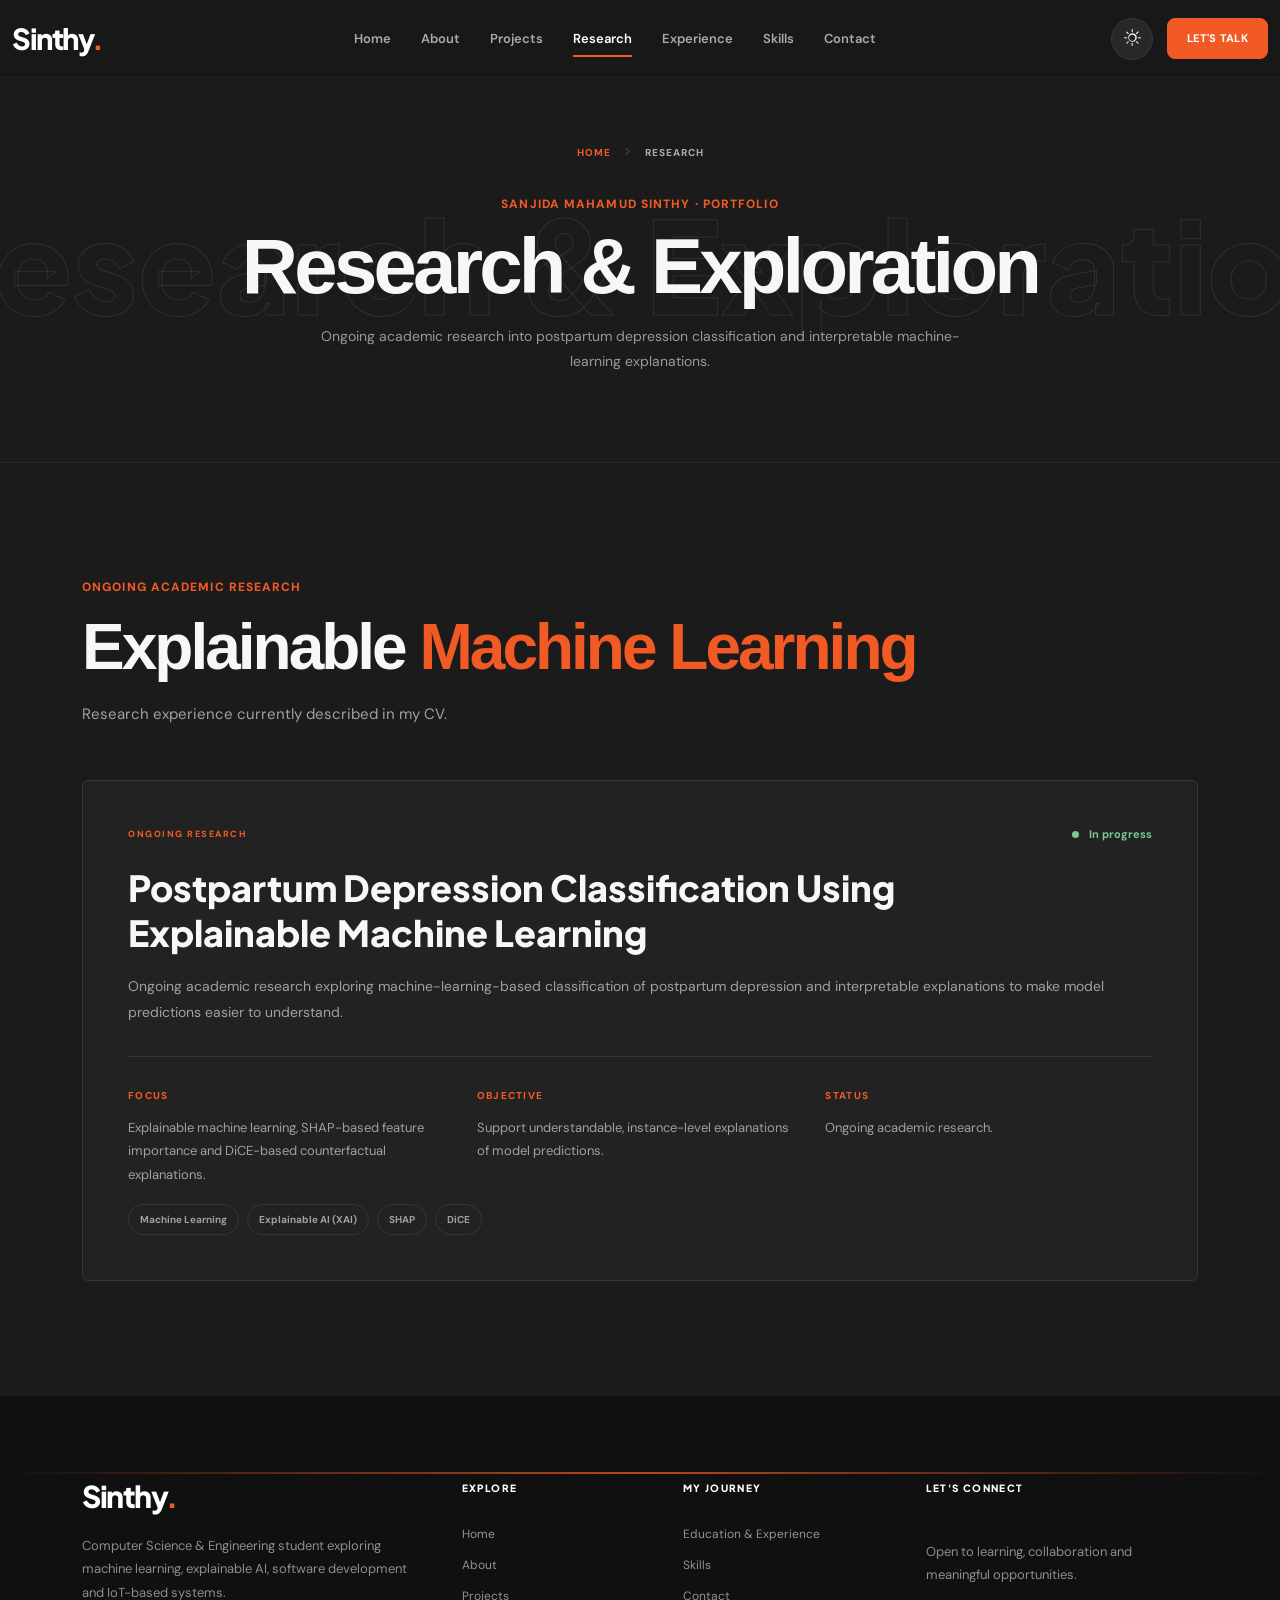
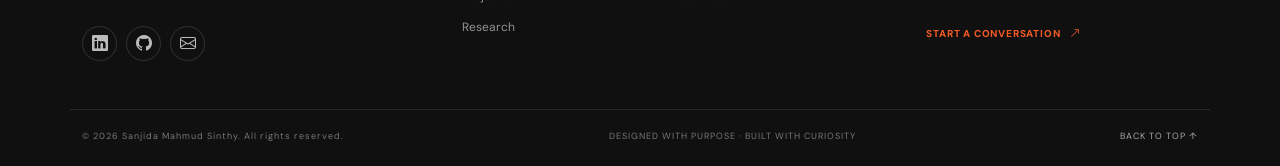
<file: research.html>
<!doctype html>
<html lang="en">
<head>
  <meta charset="utf-8">
  <meta name="viewport" content="width=device-width, initial-scale=1">
  <meta name="theme-color" content="#1c1c1c">
  <meta name="description" content="Sanjida Mahmud Sinthy — Research, projects, research, skills and experience.">
  <title>Research | Sanjida Mahmud Sinthy</title>
  <link rel="preconnect" href="https://fonts.googleapis.com"><link rel="preconnect" href="https://fonts.gstatic.com" crossorigin>
  <link href="https://fonts.googleapis.com/css2?family=DM+Sans:wght@400;500;600;700;800&family=Plus+Jakarta+Sans:wght@400;500;600;700;800&display=swap" rel="stylesheet">
  <link href="https://cdn.jsdelivr.net/npm/bootstrap@5.3.3/dist/css/bootstrap.min.css" rel="stylesheet">
  <link href="https://cdn.jsdelivr.net/npm/bootstrap-icons@1.11.3/font/bootstrap-icons.min.css" rel="stylesheet">
  <link rel="stylesheet" href="style.css">
</head>
<body id="top">
<nav class="navbar navbar-expand-lg navbar-dark fixed-top site-nav">
    <div class="container nav-container">
      <a class="navbar-brand" href="index.html">Sinthy<span>.</span></a>
      <button class="navbar-toggler" type="button" data-bs-toggle="collapse" data-bs-target="#mainNav" aria-label="Toggle navigation"><span class="navbar-toggler-icon"></span></button>
      <div class="collapse navbar-collapse" id="mainNav">
        <ul class="navbar-nav mx-auto"><li class="nav-item"><a class="nav-link" href="index.html">Home</a></li>
<li class="nav-item"><a class="nav-link" href="about.html">About</a></li>
<li class="nav-item"><a class="nav-link" href="projects.html">Projects</a></li>
<li class="nav-item"><a class="nav-link active" href="research.html">Research</a></li>
<li class="nav-item"><a class="nav-link" href="experience.html">Experience</a></li>
<li class="nav-item"><a class="nav-link" href="skills.html">Skills</a></li>
<li class="nav-item"><a class="nav-link" href="contact.html">Contact</a></li></ul>
        <div class="nav-actions"><button class="theme-toggle" id="themeToggle" type="button" aria-label="Switch to light mode" title="Switch theme"><i class="bi bi-sun"></i></button><a class="btn btn-accent nav-cta" href="contact.html">LET'S TALK</a></div>
      </div>
    </div>
  </nav>
<main class=""><section class="inner-banner"><div class="container"><div class="breadcrumb-line"><a href="index.html">HOME</a><i class="bi bi-chevron-right"></i><span>RESEARCH</span></div><p class="eyebrow">SANJIDA MAHAMUD SINTHY · PORTFOLIO</p><div class="banner-title-wrap"><span class="banner-outline">Research & Exploration</span><h1>Research & Exploration</h1></div><p>Ongoing academic research into postpartum depression classification and interpretable machine-learning explanations.</p></div></section><section class="section research-section" id="research"><div class="container"><div class="section-heading"><p class="eyebrow">ONGOING ACADEMIC RESEARCH</p><h2>Explainable <span>Machine Learning</span></h2><p class="section-lead">Research experience currently described in my CV.</p></div><article class="research-feature"><div class="research-feature-top"><span class="tag">ONGOING RESEARCH</span><span class="research-status"><i></i> In progress</span></div><h3>Postpartum Depression Classification Using Explainable Machine Learning</h3><p class="body-copy">Ongoing academic research exploring machine-learning-based classification of postpartum depression and interpretable explanations to make model predictions easier to understand.</p><div class="research-details"><div><span>FOCUS</span><p>Explainable machine learning, SHAP-based feature importance and DiCE-based counterfactual explanations.</p></div><div><span>OBJECTIVE</span><p>Support understandable, instance-level explanations of model predictions.</p></div><div><span>STATUS</span><p>Ongoing academic research.</p></div></div><div class="research-tools"><span>Machine Learning</span><span>Explainable AI (XAI)</span><span>SHAP</span><span>DiCE</span></div></article></div></section></main>
<footer class="site-footer"><div class="footer-glow"></div><div class="container footer-top">
<div class="footer-main"><a class="footer-brand" href="index.html">Sinthy<span>.</span></a><p>Computer Science & Engineering student exploring machine learning, explainable AI, software development and IoT-based systems.</p><div class="footer-social"><a href="#" aria-label="LinkedIn"><i class="bi bi-linkedin"></i></a><a href="#" aria-label="GitHub"><i class="bi bi-github"></i></a><a href="contact.html" aria-label="Contact"><i class="bi bi-envelope"></i></a></div></div>
<div><h4>EXPLORE</h4><a href="index.html">Home</a><a href="about.html">About</a><a href="projects.html">Projects</a><a href="research.html">Research</a></div>
<div><h4>MY JOURNEY</h4><a href="experience.html">Education & Experience</a><a href="skills.html">Skills</a><a href="contact.html">Contact</a></div>
<div class="footer-contact"><h4>LET'S CONNECT</h4><p>Open to learning, collaboration and meaningful opportunities.</p><a class="footer-contact-link" href="contact.html">START A CONVERSATION <i class="bi bi-arrow-up-right"></i></a></div>
</div><div class="container footer-bottom"><span>© <span class="year"></span> Sanjida Mahmud Sinthy. All rights reserved.</span><span>DESIGNED WITH PURPOSE · BUILT WITH CURIOSITY</span><a href="#top">BACK TO TOP ↑</a></div></footer>
    <button class="back-to-top" id="backToTop" aria-label="Back to top"><i class="bi bi-arrow-up"></i></button>
<script src="https://cdn.jsdelivr.net/npm/bootstrap@5.3.3/dist/js/bootstrap.bundle.min.js"></script>
<script src="script.js"></script>
</body></html>
</file>
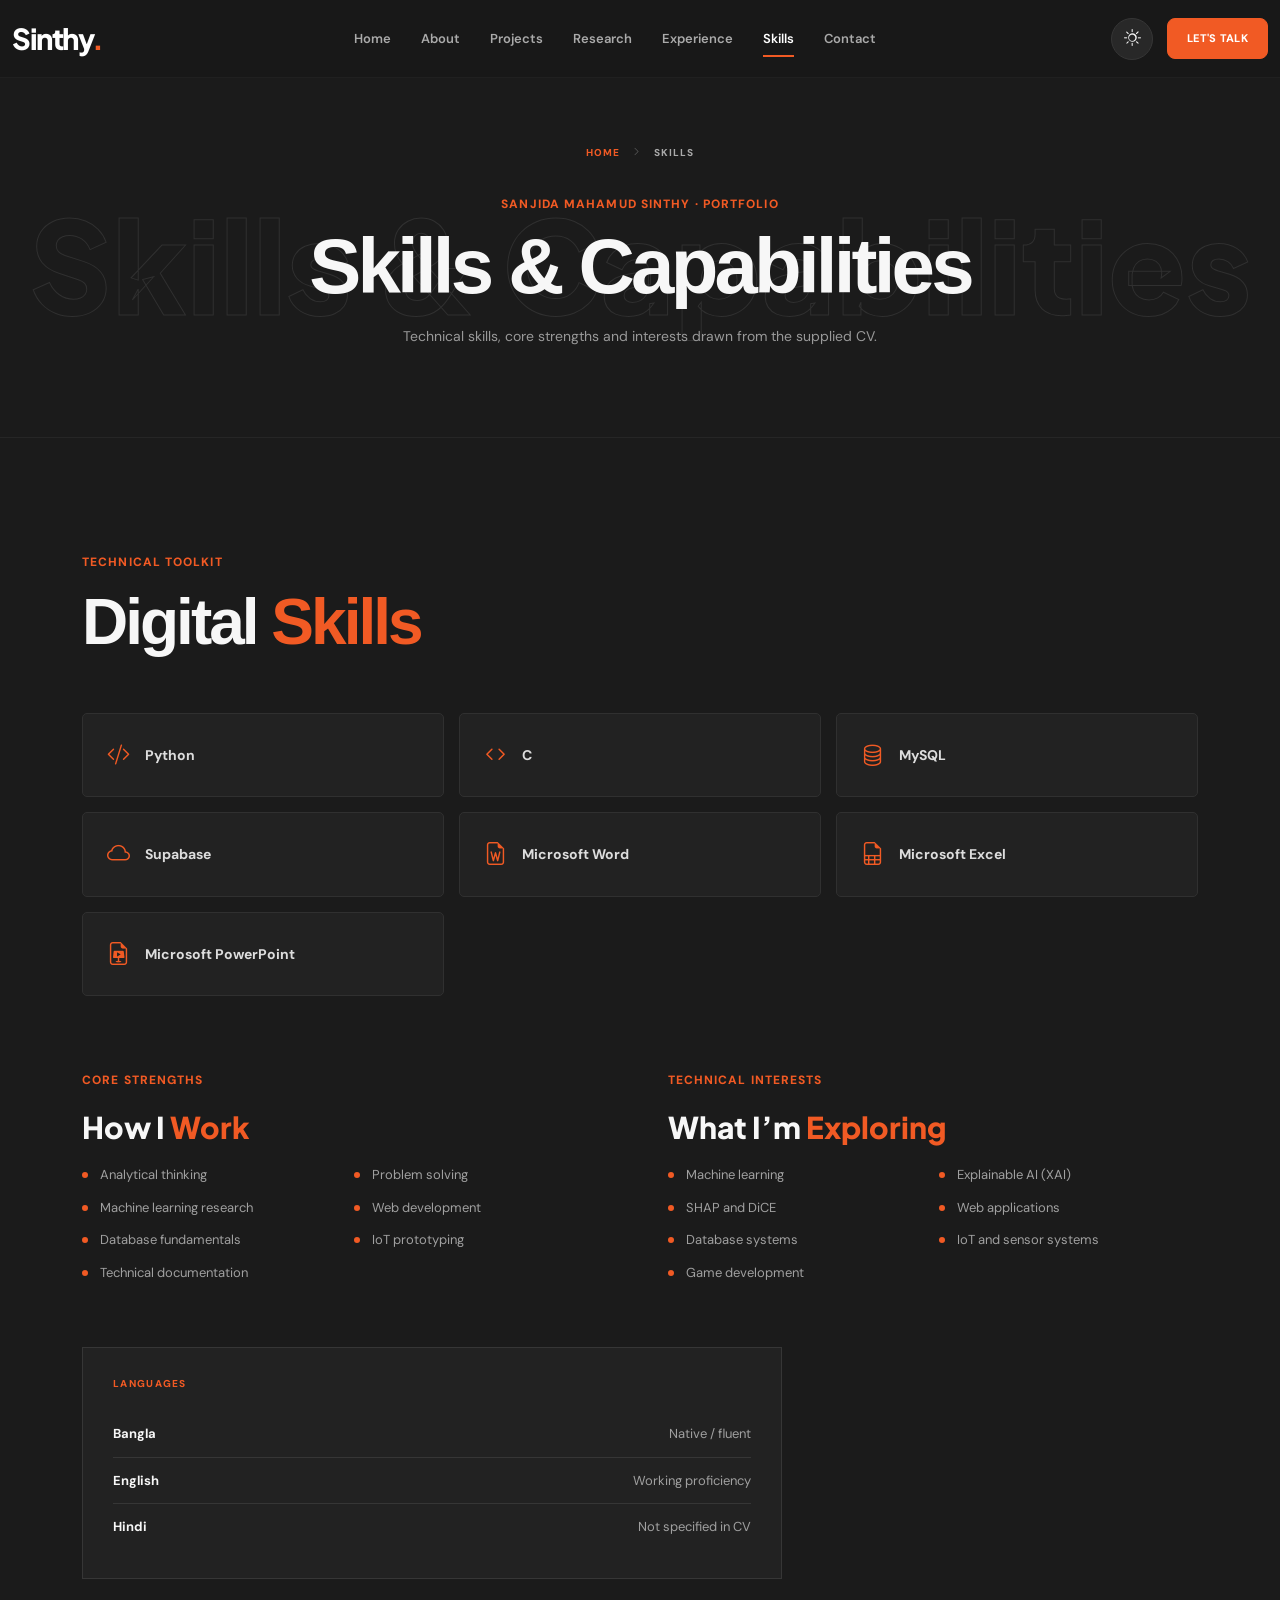
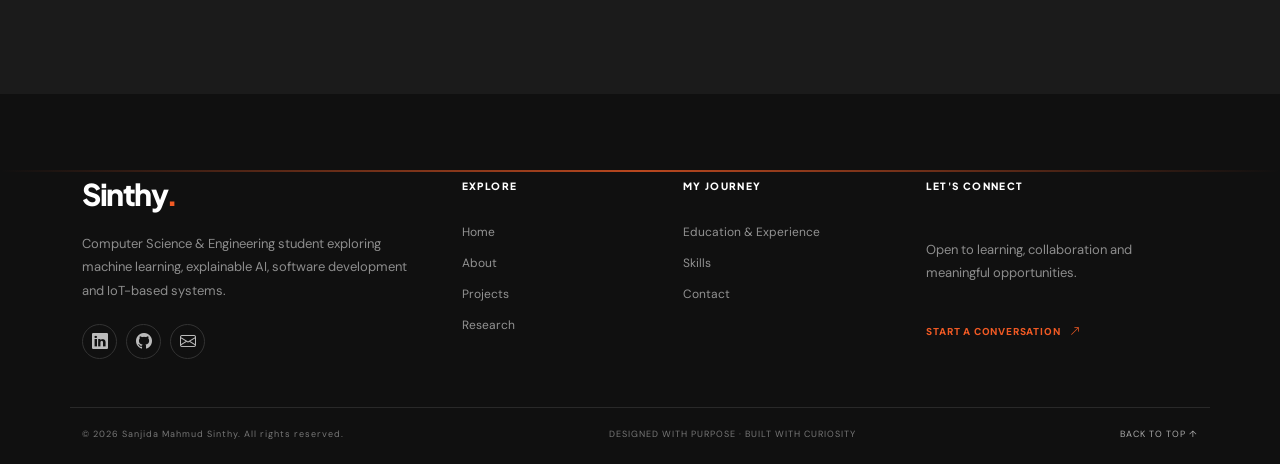
<file: skills.html>
<!doctype html>
<html lang="en">
<head>
  <meta charset="utf-8">
  <meta name="viewport" content="width=device-width, initial-scale=1">
  <meta name="theme-color" content="#1c1c1c">
  <meta name="description" content="Sanjida Mahmud Sinthy — Skills, projects, research, skills and experience.">
  <title>Skills | Sanjida Mahmud Sinthy</title>
  <link rel="preconnect" href="https://fonts.googleapis.com"><link rel="preconnect" href="https://fonts.gstatic.com" crossorigin>
  <link href="https://fonts.googleapis.com/css2?family=DM+Sans:wght@400;500;600;700;800&family=Plus+Jakarta+Sans:wght@400;500;600;700;800&display=swap" rel="stylesheet">
  <link href="https://cdn.jsdelivr.net/npm/bootstrap@5.3.3/dist/css/bootstrap.min.css" rel="stylesheet">
  <link href="https://cdn.jsdelivr.net/npm/bootstrap-icons@1.11.3/font/bootstrap-icons.min.css" rel="stylesheet">
  <link rel="stylesheet" href="style.css">
</head>
<body id="top">
<nav class="navbar navbar-expand-lg navbar-dark fixed-top site-nav">
    <div class="container nav-container">
      <a class="navbar-brand" href="index.html">Sinthy<span>.</span></a>
      <button class="navbar-toggler" type="button" data-bs-toggle="collapse" data-bs-target="#mainNav" aria-label="Toggle navigation"><span class="navbar-toggler-icon"></span></button>
      <div class="collapse navbar-collapse" id="mainNav">
        <ul class="navbar-nav mx-auto"><li class="nav-item"><a class="nav-link" href="index.html">Home</a></li>
<li class="nav-item"><a class="nav-link" href="about.html">About</a></li>
<li class="nav-item"><a class="nav-link" href="projects.html">Projects</a></li>
<li class="nav-item"><a class="nav-link" href="research.html">Research</a></li>
<li class="nav-item"><a class="nav-link" href="experience.html">Experience</a></li>
<li class="nav-item"><a class="nav-link active" href="skills.html">Skills</a></li>
<li class="nav-item"><a class="nav-link" href="contact.html">Contact</a></li></ul>
        <div class="nav-actions"><button class="theme-toggle" id="themeToggle" type="button" aria-label="Switch to light mode" title="Switch theme"><i class="bi bi-sun"></i></button><a class="btn btn-accent nav-cta" href="contact.html">LET'S TALK</a></div>
      </div>
    </div>
  </nav>
<main class=""><section class="inner-banner"><div class="container"><div class="breadcrumb-line"><a href="index.html">HOME</a><i class="bi bi-chevron-right"></i><span>SKILLS</span></div><p class="eyebrow">SANJIDA MAHAMUD SINTHY · PORTFOLIO</p><div class="banner-title-wrap"><span class="banner-outline">Skills & Capabilities</span><h1>Skills & Capabilities</h1></div><p>Technical skills, core strengths and interests drawn from the supplied CV.</p></div></section><section class="section skills-section" id="skills"><div class="container"><div class="skills-category"><div class="section-heading"><p class="eyebrow">TECHNICAL TOOLKIT</p><h2>Digital <span>Skills</span></h2></div><div class="skills-grid"><div class="skill-chip"><i class="bi bi-code-slash"></i><span>Python</span></div><div class="skill-chip"><i class="bi bi-code"></i><span>C</span></div><div class="skill-chip"><i class="bi bi-database"></i><span>MySQL</span></div><div class="skill-chip"><i class="bi bi-cloud"></i><span>Supabase</span></div><div class="skill-chip"><i class="bi bi-file-earmark-word"></i><span>Microsoft Word</span></div><div class="skill-chip"><i class="bi bi-file-earmark-spreadsheet"></i><span>Microsoft Excel</span></div><div class="skill-chip"><i class="bi bi-file-earmark-slides"></i><span>Microsoft PowerPoint</span></div></div></div><div class="skills-lower"><div><p class="eyebrow">CORE STRENGTHS</p><h3>How I <span>Work</span></h3><ul class="clean-list"><li>Analytical thinking</li><li>Problem solving</li><li>Machine learning research</li><li>Web development</li><li>Database fundamentals</li><li>IoT prototyping</li><li>Technical documentation</li></ul></div><div><p class="eyebrow">TECHNICAL INTERESTS</p><h3>What I’m <span>Exploring</span></h3><ul class="clean-list"><li>Machine learning</li><li>Explainable AI (XAI)</li><li>SHAP and DiCE</li><li>Web applications</li><li>Database systems</li><li>IoT and sensor systems</li><li>Game development</li></ul></div></div><div class="language-panel"><p class="eyebrow">LANGUAGES</p><div class="language-row"><strong>Bangla</strong><span>Native / fluent</span></div><div class="language-row"><strong>English</strong><span>Working proficiency</span></div><div class="language-row"><strong>Hindi</strong><span>Not specified in CV</span></div></div></div></section></main>
<footer class="site-footer"><div class="footer-glow"></div><div class="container footer-top">
<div class="footer-main"><a class="footer-brand" href="index.html">Sinthy<span>.</span></a><p>Computer Science & Engineering student exploring machine learning, explainable AI, software development and IoT-based systems.</p><div class="footer-social"><a href="#" aria-label="LinkedIn"><i class="bi bi-linkedin"></i></a><a href="#" aria-label="GitHub"><i class="bi bi-github"></i></a><a href="contact.html" aria-label="Contact"><i class="bi bi-envelope"></i></a></div></div>
<div><h4>EXPLORE</h4><a href="index.html">Home</a><a href="about.html">About</a><a href="projects.html">Projects</a><a href="research.html">Research</a></div>
<div><h4>MY JOURNEY</h4><a href="experience.html">Education & Experience</a><a href="skills.html">Skills</a><a href="contact.html">Contact</a></div>
<div class="footer-contact"><h4>LET'S CONNECT</h4><p>Open to learning, collaboration and meaningful opportunities.</p><a class="footer-contact-link" href="contact.html">START A CONVERSATION <i class="bi bi-arrow-up-right"></i></a></div>
</div><div class="container footer-bottom"><span>© <span class="year"></span> Sanjida Mahmud Sinthy. All rights reserved.</span><span>DESIGNED WITH PURPOSE · BUILT WITH CURIOSITY</span><a href="#top">BACK TO TOP ↑</a></div></footer>
    <button class="back-to-top" id="backToTop" aria-label="Back to top"><i class="bi bi-arrow-up"></i></button>
<script src="https://cdn.jsdelivr.net/npm/bootstrap@5.3.3/dist/js/bootstrap.bundle.min.js"></script>
<script src="script.js"></script>
</body></html>
</file>
<file: style.css>
*{box-sizing:border-box}html{scroll-behavior:smooth;scroll-padding-top:86px}body{margin:0;background:#1c1c1c;color:#f7f7f7;font-family:"DM Sans",sans-serif;overflow-x:hidden}a{color:inherit;text-decoration:none}.site-nav{height:78px;background:rgba(28,28,28,.92);backdrop-filter:blur(14px);border-bottom:1px solid rgba(255,255,255,.035);transition:.3s}.site-nav.scrolled{height:68px;background:rgba(18,18,18,.97)}.nav-container{max-width:1320px}.navbar-brand,.footer-brand{font-family:Manrope,sans-serif;font-weight:800;font-size:29px;letter-spacing:-1.5px;color:#fff!important}.navbar-brand span,.footer-brand span{color:#f15a24}.navbar-nav{gap:22px}.navbar-nav .nav-link{font-size:13px;font-weight:600;color:#aaa;padding:12px 4px!important;position:relative}.navbar-nav .nav-link:hover,.navbar-nav .nav-link.active{color:#fff}.navbar-nav .nav-link:after{content:"";position:absolute;bottom:3px;left:4px;width:0;height:2px;background:#f15a24;transition:.25s}.navbar-nav .nav-link:hover:after,.navbar-nav .nav-link.active:after{width:calc(100% - 8px)}.btn-accent{background:#f15a24;border:1px solid #f15a24;color:#fff;border-radius:8px;padding:14px 23px;font-size:12px;font-weight:800;letter-spacing:.3px;transition:.25s}.btn-accent:hover{background:#ff713e;border-color:#ff713e;color:#fff;transform:translateY(-2px)}.nav-cta{padding:11px 19px;font-size:11px}.hero-section{min-height:790px;height:100vh;max-height:1000px;position:relative;display:flex;align-items:center;overflow:hidden;background:#191919 url("assets/sanjida-portrait.jpg") no-repeat right 13% center;background-size:auto 112%;}.hero-shade{position:absolute;inset:0;background:linear-gradient(90deg,#1c1c1c 0%,rgba(28,28,28,.97) 28%,rgba(28,28,28,.73) 51%,rgba(28,28,28,.25) 100%),linear-gradient(0deg,rgba(18,18,18,.28),transparent 40%)}.hero-content{position:relative;z-index:1;max-width:1320px;padding-top:65px}.hero-copy{max-width:670px}.eyebrow{color:#f15a24;font-size:12px;font-weight:800;letter-spacing:1.1px;margin-bottom:20px}.hero-copy h1{font-family:Manrope,sans-serif;font-size:clamp(58px,7.5vw,112px);line-height:.99;font-weight:800;letter-spacing:-6px;margin:0 0 22px}.hero-copy h1 span{color:#f15a24}.hero-role{font-size:12px;font-weight:800;letter-spacing:.6px;margin-bottom:15px}.hero-intro{max-width:450px;color:#aaa;font-size:15px;line-height:1.8}.social-row{display:flex;gap:13px;margin-top:30px}.social-row a{width:48px;height:48px;border-radius:50%;background:#292929;display:grid;place-items:center;color:#eee;font-size:17px;transition:.25s}.social-row a:hover{background:#f15a24;transform:translateY(-4px)}.hero-scroll{position:absolute;left:12px;bottom:-160px;font-size:9px;letter-spacing:2px;color:#777;display:flex;align-items:center;gap:12px}.hero-scroll span{height:1px;width:35px;background:#f15a24}.hero-index{position:absolute;right:25px;bottom:35px;color:#777;font-size:10px;letter-spacing:2px}.section{padding:115px 0}.section-intro{background:#202020}.section-heading{margin-bottom:52px}.section-heading.centered{text-align:center;max-width:760px;margin:0 auto 60px}.section-heading .eyebrow{margin-bottom:13px}.section-heading h2{font-family:Manrope,sans-serif;font-weight:800;font-size:clamp(40px,5vw,66px);letter-spacing:-3px;margin:0 0 15px}.section-heading h2 span,.content-title span,.contact-content h2 span{color:#f15a24}.section-lead{color:#969696;line-height:1.8;max-width:600px;font-size:15px}.centered .section-lead{margin:0 auto}.portrait-frame{position:relative;max-width:470px;padding:0 0 22px 22px}.portrait-frame:before{content:"";position:absolute;left:0;bottom:0;width:75%;height:70%;border:1px solid #f15a24;z-index:0}.portrait-frame img{width:100%;height:570px;object-fit:cover;object-position:center 22%;border-radius:7px;position:relative;z-index:1;filter:saturate(.82)}.portrait-caption{position:absolute;right:-15px;bottom:48px;z-index:2;background:#f15a24;color:white;padding:13px 17px;font-size:10px;font-weight:800;letter-spacing:1px}.portrait-caption span{margin-right:14px;color:#ffd2c2}.content-title{font-family:Manrope,sans-serif;font-size:clamp(30px,3.2vw,43px);font-weight:800;line-height:1.2;letter-spacing:-1.6px;margin-bottom:24px}.body-copy{font-size:14px;line-height:1.9;color:#a7a7a7;margin-bottom:15px}.about-facts{display:flex;gap:28px;flex-wrap:wrap;margin:30px 0}.about-facts div{display:flex;align-items:center;gap:9px;color:#ddd;font-size:12px;font-weight:700}.fact-number{color:#f15a24;font-size:17px;font-weight:800}.text-link{font-size:11px;letter-spacing:1px;font-weight:800;color:#f15a24;display:inline-flex;gap:12px;align-items:center}.text-link:hover{color:#ff9876}.services-section{background:#191919}.service-card{min-height:290px;padding:38px 34px;background:#222;border:1px solid #2a2a2a;border-radius:5px;position:relative;transition:.3s}.service-card:hover{transform:translateY(-8px);border-color:#f15a24}.service-icon{font-size:29px;color:#fff;margin-bottom:34px}.card-count{position:absolute;right:30px;top:37px;color:#555;font-size:11px;letter-spacing:1px}.service-card h3{font-size:19px;font-weight:800;margin-bottom:15px}.service-card p,.project-card p{font-size:13px;line-height:1.8;color:#999;margin-bottom:24px}.service-card>a{position:absolute;right:30px;bottom:27px;color:#f15a24}.split-heading{display:flex;justify-content:space-between;align-items:end;gap:30px}.split-heading .section-lead{max-width:410px;margin-bottom:5px}.projects-section{background:#202020}.project-card{height:100%}.project-visual{height:300px;display:flex;align-items:center;justify-content:center;position:relative;overflow:hidden}.project-visual:before,.project-visual:after{content:"";position:absolute;border:1px solid rgba(255,255,255,.1);border-radius:50%;width:310px;height:310px}.project-visual:after{width:220px;height:220px}.project-visual i{font-size:76px;z-index:1;color:rgba(255,255,255,.8)}.project-visual>span{position:absolute;top:23px;left:25px;font-size:10px;letter-spacing:1.5px;font-weight:800;color:rgba(255,255,255,.65)}.visual-one{background:linear-gradient(135deg,#3d2922,#a64a2c)}.visual-two{background:linear-gradient(135deg,#202f37,#3e6570)}.project-meta{display:flex;justify-content:space-between;color:#f15a24;font-size:9px;letter-spacing:1.4px;font-weight:800;margin:24px 0 13px}.project-card h3{font-size:23px;font-weight:800}.project-card p{max-width:540px;margin:10px 0 18px}.research-section{background:#191919}.research-list{border-top:1px solid #383838}.research-item{display:grid;grid-template-columns:75px 1fr 30px;gap:25px;align-items:start;padding:31px 10px;border-bottom:1px solid #383838;transition:.25s}.research-item:hover{background:#202020;padding-left:20px}.research-no{font-family:Manrope,sans-serif;color:#f15a24;font-size:28px;font-weight:800}.tag{font-size:9px;letter-spacing:1.5px;color:#f15a24;font-weight:800}.research-item h3{font-size:23px;font-weight:800;margin:8px 0}.research-item p{color:#999;font-size:13px;margin:0;line-height:1.7}.research-item>i{color:#f15a24;margin-top:8px}.experience-section{background:#202020}.timeline{max-width:850px;margin-left:12px;border-left:1px solid #484848;padding-left:38px}.timeline-item{position:relative;padding:0 0 42px}.timeline-item:last-child{padding-bottom:0}.timeline-dot{position:absolute;width:11px;height:11px;border-radius:50%;background:#f15a24;left:-44px;top:3px;box-shadow:0 0 0 6px rgba(241,90,36,.12)}.timeline-date{font-size:10px;letter-spacing:1.3px;font-weight:800;color:#f15a24;margin-bottom:10px}.timeline-item h3{font-size:22px;font-weight:800;margin-bottom:10px}.timeline-item p{color:#999;font-size:14px;line-height:1.8;max-width:650px}.skills-section{background:#191919}.skills-grid{display:grid;grid-template-columns:repeat(3,1fr);gap:15px}.skill-chip{display:flex;align-items:center;gap:15px;padding:24px;background:#222;border:1px solid #303030;border-radius:5px;color:#ddd;font-size:14px;font-weight:700;transition:.25s}.skill-chip i{font-size:23px;color:#f15a24}.skill-chip:hover{border-color:#f15a24;transform:translateY(-4px)}.contact-section{padding:105px 0;background:#202020}.contact-wrap{display:grid;grid-template-columns:.85fr 1.15fr;gap:75px;align-items:center}.contact-photo{height:570px;overflow:hidden;border-radius:50% 50% 8px 8px;background:#292929;max-width:460px}.contact-photo img{width:100%;height:100%;object-fit:cover;object-position:center 20%}.contact-content h2{font-family:Manrope,sans-serif;font-size:clamp(38px,4.8vw,62px);font-weight:800;line-height:1.08;letter-spacing:-2.8px;margin-bottom:22px}.contact-content>.body-copy{max-width:560px;margin-bottom:30px}.contact-form .form-control{background:#242424;border:1px solid #3b3b3b;color:#fff;border-radius:6px;padding:15px 16px;font-size:13px}.contact-form .form-control::placeholder{color:#777}.contact-form .form-control:focus{background:#252525;border-color:#f15a24;box-shadow:0 0 0 .2rem rgba(241,90,36,.12)}.contact-form textarea{resize:vertical}.form-note{font-size:10px;color:#777;max-width:280px}.contact-email{margin-top:27px;color:#f15a24;font-size:14px}.contact-email a{color:#eee;margin-left:8px}.contact-email small{display:block;color:#777;font-size:10px;margin:5px 0 0 29px}.site-footer{background:#111;padding:70px 0 20px;position:relative;overflow:hidden}.site-footer:before{content:"";position:absolute;left:10%;right:10%;bottom:-230px;height:360px;border:1px solid #222;border-radius:50%;box-shadow:0 0 0 20px #141414,0 0 0 21px #222,0 0 0 42px #141414,0 0 0 43px #222;pointer-events:none}.footer-top{position:relative;display:grid;grid-template-columns:2fr 1fr 1fr;gap:60px;padding-bottom:55px}.footer-brand{font-size:30px}.footer-top p{color:#888;font-size:13px;margin-top:14px;max-width:330px}.footer-top h4{font-size:11px;font-weight:800;letter-spacing:1px;margin-bottom:20px}.footer-top>div:not(:first-child){display:flex;flex-direction:column;gap:12px}.footer-top>div>a:not(.footer-brand){font-size:12px;color:#999}.footer-top>div>a:hover{color:#f15a24}.footer-bottom{position:relative;border-top:1px solid #292929;padding-top:20px;display:flex;justify-content:space-between;color:#777;font-size:10px;letter-spacing:.5px}.footer-bottom a{color:#aaa}.back-to-top{position:fixed;right:22px;bottom:22px;width:43px;height:43px;border:0;border-radius:50%;background:#f15a24;color:white;font-size:18px;opacity:0;visibility:hidden;transition:.25s;z-index:10}.back-to-top.show{opacity:1;visibility:visible}
@media(max-width:991px){.site-nav{height:70px}.navbar-collapse{background:#191919;padding:18px 22px;border:1px solid #333;border-radius:8px;margin-top:8px}.navbar-nav{gap:4px}.nav-cta{display:inline-block;margin-top:12px}.hero-section{background-position: right -100px center;background-size:auto 90%;min-height:730px}.hero-shade{background:linear-gradient(90deg,#1c1c1c 0%,rgba(28,28,28,.95) 38%,rgba(28,28,28,.58) 100%)}.hero-copy h1{letter-spacing:-4px}.contact-wrap{gap:40px}.contact-photo{height:480px}}
@media(max-width:767px){.section{padding:82px 0}.hero-section{min-height:760px;height:auto;background-size:auto 68%;background-position:right -120px top 70px;align-items:flex-end;padding:310px 0 100px}.hero-shade{background:linear-gradient(0deg,#1c1c1c 0%,rgba(28,28,28,.96) 28%,rgba(28,28,28,.5) 68%,rgba(28,28,28,.25) 100%)}.hero-content{padding-top:0}.hero-copy h1{font-size:clamp(54px,13vw,78px);letter-spacing:-3.5px}.hero-role{font-size:10px;line-height:1.7}.hero-intro{font-size:13px}.hero-scroll{display:none}.hero-index{bottom:22px;right:20px}.section-heading{margin-bottom:38px}.section-heading h2{letter-spacing:-2px}.portrait-frame{margin:0 auto 15px;max-width:420px}.portrait-frame img{height:460px}.about-grid{row-gap:35px}.split-heading{display:block}.split-heading .section-lead{margin-top:18px}.project-visual{height:240px}.research-item{grid-template-columns:42px 1fr 20px;gap:13px;padding:25px 0}.research-no{font-size:22px}.research-item h3{font-size:18px}.skills-grid{grid-template-columns:repeat(2,1fr);gap:10px}.skill-chip{padding:18px 13px;font-size:12px;gap:10px}.skill-chip i{font-size:19px}.contact-section{padding:80px 0}.contact-wrap{grid-template-columns:1fr;gap:35px}.contact-photo{height:420px;width:100%;max-width:360px;margin:auto}.contact-content h2{letter-spacing:-1.8px}.footer-top{grid-template-columns:1fr 1fr;gap:35px}.footer-top>div:first-child{grid-column:1/-1}.footer-bottom{gap:15px;flex-direction:column}.about-facts{gap:15px 22px}}
@media(max-width:420px){.hero-copy h1{font-size:51px}.skills-grid{grid-template-columns:1fr}.portrait-frame img{height:400px}.contact-photo{height:370px}.footer-top{grid-template-columns:1fr}.footer-top>div:first-child{grid-column:auto}}


/* Multi-page additions */
.inner-banner{padding:150px 0 92px;background:#191919;text-align:center;border-bottom:1px solid #262626}
.inner-banner .breadcrumb-line{display:flex;justify-content:center;align-items:center;gap:12px;margin-bottom:35px;font-size:10px;font-weight:800;letter-spacing:1px;color:#aaa}
.inner-banner .breadcrumb-line a{color:#f15a24}
.inner-banner .breadcrumb-line i{font-size:9px;color:#666}
.inner-banner .eyebrow{margin-bottom:13px}
.inner-banner h1{font-family:Manrope,sans-serif;font-size:clamp(48px,7vw,82px);line-height:1.05;letter-spacing:-4px;font-weight:800;margin:0 auto 18px}
.inner-banner> .container>p:last-child{color:#999;font-size:14px;line-height:1.8;max-width:650px;margin:0 auto}
.home-overview{background:#202020}
.overview-card{display:block;height:100%;min-height:245px;padding:30px;background:#252525;border:1px solid #343434;border-radius:5px;position:relative;transition:.25s}
.overview-card:hover{transform:translateY(-7px);border-color:#f15a24;color:#fff}
.overview-card>span{position:absolute;right:28px;top:25px;color:#666;font-size:11px}
.overview-card>i{font-size:30px;color:#f15a24}
.overview-card h3{font-size:22px;font-weight:800;margin:25px 0 10px}
.overview-card p{color:#999;font-size:13px;line-height:1.7}
.overview-card b{display:inline-block;margin-top:15px;color:#f15a24;font-size:10px;letter-spacing:1px}
.home-cta{margin-top:70px;padding:35px 40px;background:#181818;border:1px solid #303030;display:flex;justify-content:space-between;align-items:center;gap:25px}
.home-cta .eyebrow{margin-bottom:8px}
.home-cta h2{font-family:Manrope,sans-serif;font-weight:800;font-size:clamp(27px,4vw,42px);letter-spacing:-1.5px;margin:0}
.home-cta h2 span{color:#f15a24}
@media(max-width:767px){.inner-banner{padding:125px 0 65px}.inner-banner h1{letter-spacing:-2px}.home-cta{padding:28px;align-items:flex-start;flex-direction:column}}


/* Final visual polish: stronger typography, adaptable portrait, theme system */
:root{--bg:#1b1b1b;--surface:#222;--surface-2:#282828;--text:#f7f7f7;--muted:#a0a0a0;--line:#363636;--accent:#f15a24;--nav-bg:rgba(25,25,25,.94)}
body{font-family:"DM Sans",sans-serif;background:var(--bg);color:var(--text);transition:background .25s,color .25s}
h1,h2,h3,h4,.navbar-brand,.footer-brand,.content-title{font-family:"Plus Jakarta Sans",sans-serif}
.nav-actions{display:flex;align-items:center;gap:14px}
.theme-toggle{width:42px;height:42px;border-radius:50%;border:1px solid var(--line);background:var(--surface-2);color:var(--text);display:grid;place-items:center;font-size:17px;transition:.2s}
.theme-toggle:hover{border-color:var(--accent);color:var(--accent);transform:rotate(12deg)}
.site-nav{background:var(--nav-bg)}
.hero-section{min-height:790px;height:100vh;max-height:980px;background-color:var(--bg);background-image:linear-gradient(90deg,#1b1b1b 0%,rgba(27,27,27,.98) 31%,rgba(27,27,27,.76) 49%,rgba(27,27,27,.14) 100%),linear-gradient(0deg,rgba(15,15,15,.42),transparent 48%),url("assets/sanjida-portrait.jpg");background-repeat:no-repeat;background-position:center,right 8% center,right 8% center;background-size:cover,cover,auto 94%}
.hero-copy{max-width:650px}.hero-copy h1{font-size:clamp(58px,7.1vw,106px);line-height:1.02;letter-spacing:-5px}
.hero-index{z-index:2}
.inner-banner{position:relative;overflow:hidden;padding:145px 0 88px;background:var(--bg)}
.banner-title-wrap{position:relative;display:inline-block;margin:0 auto 16px}
.banner-title-wrap h1{position:relative;z-index:1;margin:0;font-size:clamp(48px,6.2vw,78px);letter-spacing:-3.8px}
.banner-outline{position:absolute;left:50%;top:50%;transform:translate(-50%,-52%);font-family:"Plus Jakarta Sans",sans-serif;font-size:clamp(64px,10vw,130px);font-weight:800;white-space:nowrap;color:transparent;-webkit-text-stroke:1px rgba(255,255,255,.10);opacity:.9;pointer-events:none}
.inner-banner .container>p:last-child{position:relative;z-index:1}
.service-card,.overview-card{background:var(--surface);border-color:var(--line)}
.section-intro,.projects-section,.experience-section{background:var(--surface)}
.services-section,.research-section,.skills-section{background:var(--bg)}
.body-copy,.section-lead,.service-card p,.project-card p,.research-item p,.timeline-item p{color:var(--muted)}
.project-visual.visual-three{background:linear-gradient(135deg,#403025,#a45c32)}
.project-tags,.research-tools{display:flex;gap:8px;flex-wrap:wrap;margin-top:18px}
.project-tags span,.research-tools span{padding:7px 11px;border:1px solid var(--line);border-radius:30px;color:var(--muted);font-size:10px;font-weight:700}
.research-feature{background:var(--surface);border:1px solid var(--line);padding:clamp(24px,4vw,45px);border-radius:6px}
.research-feature-top{display:flex;justify-content:space-between;gap:20px;align-items:center;margin-bottom:22px}
.research-status{font-size:11px;color:#7bc69a;font-weight:700}.research-status i{display:inline-block;width:7px;height:7px;background:#7bc69a;border-radius:50%;margin-right:7px}
.research-feature h3{font-family:"Plus Jakarta Sans",sans-serif;font-size:clamp(24px,3.4vw,36px);font-weight:800;line-height:1.25;max-width:850px;margin-bottom:18px}
.research-details{display:grid;grid-template-columns:repeat(3,1fr);gap:22px;margin-top:30px;padding-top:25px;border-top:1px solid var(--line)}
.research-details span,.language-panel>.eyebrow{color:var(--accent);font-size:10px;letter-spacing:1.3px;font-weight:800}
.research-details p{font-size:13px;line-height:1.8;color:var(--muted);margin:10px 0 0}
.result-line{color:var(--accent)!important;font-weight:800}
.achievement-panel{margin-top:55px;padding:25px 30px;border:1px solid var(--line);background:var(--bg);display:flex;align-items:center;gap:22px;position:relative;overflow:hidden}
.achievement-icon{width:58px;height:58px;display:grid;place-items:center;border-radius:50%;background:rgba(241,90,36,.12);color:var(--accent);font-size:25px;flex-shrink:0}
.achievement-panel .eyebrow{margin-bottom:5px}.achievement-panel h3{font-weight:800;margin:0}.achievement-panel .body-copy{margin:4px 0 0}
.achievement-mark{margin-left:auto;font-size:52px;color:rgba(241,90,36,.18)}
.skills-lower{display:grid;grid-template-columns:1fr 1fr;gap:55px;margin-top:75px}
.skills-lower h3{font-size:30px;font-weight:800;margin-bottom:20px}.skills-lower h3 span{color:var(--accent)}
.clean-list{list-style:none;padding:0;margin:0;display:grid;grid-template-columns:1fr 1fr;gap:13px}
.clean-list li{font-size:13px;color:var(--muted);padding-left:18px;position:relative}.clean-list li:before{content:"";position:absolute;left:0;top:7px;width:6px;height:6px;background:var(--accent);border-radius:50%}
.language-panel{max-width:700px;margin-top:65px;padding:28px 30px;background:var(--surface);border:1px solid var(--line)}
.language-row{display:flex;justify-content:space-between;padding:13px 0;border-bottom:1px solid var(--line);font-size:13px}.language-row:last-child{border:0}.language-row span{color:var(--muted)}
.contact-info-list{display:grid;grid-template-columns:repeat(3,1fr);gap:12px;margin:25px 0}
.contact-info-list>div{display:flex;gap:10px;align-items:flex-start;padding:13px;background:var(--surface);border:1px solid var(--line);border-radius:5px}
.contact-info-list i{color:var(--accent);font-size:17px}.contact-info-list span{font-size:11px;color:var(--muted)}.contact-info-list b{display:block;color:var(--text);font-size:9px;letter-spacing:1px;margin-bottom:5px}
.site-footer{padding:76px 0 22px;background:#101010;position:relative}
.footer-glow{position:absolute;left:0;right:0;top:0;height:2px;background:linear-gradient(90deg,transparent,var(--accent),transparent);opacity:.75}
.footer-top{grid-template-columns:1.5fr .8fr .9fr 1.2fr;gap:40px;padding-bottom:48px}
.footer-main p,.footer-contact p{color:#8d8d8d;font-size:13px;line-height:1.8;max-width:330px;margin-top:15px}
.footer-social{display:flex;gap:9px;margin-top:22px}.footer-social a{width:35px;height:35px;display:grid;place-items:center;border-radius:50%;border:1px solid #333;color:#bbb;transition:.2s}.footer-social a:hover{background:var(--accent);border-color:var(--accent);color:#fff}
.footer-top h4{font-size:10px;letter-spacing:1.4px;color:#fff;margin:8px 0 18px}
.footer-top>div:not(:first-child){gap:13px}.footer-top>div>a:not(.footer-brand){font-size:12px;color:#929292}
.footer-top>div>a:hover{color:var(--accent)}
.footer-contact-link{display:inline-flex;gap:10px;align-items:center;color:var(--accent)!important;font-size:10px!important;font-weight:800;letter-spacing:.8px;margin-top:10px}
.footer-bottom{border-color:#292929;display:flex;align-items:center;justify-content:space-between;gap:16px;font-size:9px;letter-spacing:1px}
.back-to-top{box-shadow:0 8px 24px rgba(0,0,0,.25)}
/* Light theme */
body[data-theme="light"]{--bg:#f5f2ed;--surface:#fff;--surface-2:#fff;--text:#202020;--muted:#686868;--line:#ded9d2;--nav-bg:rgba(248,246,242,.94);background:var(--bg);color:var(--text)}
body[data-theme="light"] .navbar-dark .navbar-toggler{filter:invert(1)}
body[data-theme="light"] .navbar-nav .nav-link{color:#686868}
body[data-theme="light"] .navbar-nav .nav-link:hover,body[data-theme="light"] .navbar-nav .nav-link.active{color:#202020}
body[data-theme="light"] .hero-section{background-image:linear-gradient(90deg,#f5f2ed 0%,rgba(245,242,237,.98) 31%,rgba(245,242,237,.78) 50%,rgba(245,242,237,.10) 100%),linear-gradient(0deg,rgba(245,242,237,.20),transparent 48%),url("assets/sanjida-portrait.jpg")}
body[data-theme="light"] .hero-copy h1,body[data-theme="light"] .hero-role{color:#202020}
body[data-theme="light"] .hero-intro{color:#626262}
body[data-theme="light"] .social-row a{background:#e7e2da;color:#252525}
body[data-theme="light"] .inner-banner{background:#eee9e1}
body[data-theme="light"] .banner-outline{-webkit-text-stroke:1px rgba(0,0,0,.12)}
body[data-theme="light"] .service-card,body[data-theme="light"] .overview-card,body[data-theme="light"] .research-feature,body[data-theme="light"] .skill-chip,body[data-theme="light"] .language-panel{background:#fff}
body[data-theme="light"] .achievement-panel{background:#f5f2ed}
body[data-theme="light"] .contact-form .form-control{background:#fff;border-color:#d8d2ca;color:#222}
body[data-theme="light"] .contact-form .form-control::placeholder{color:#8a8a8a}
body[data-theme="light"] .contact-info-list>div{background:#fff}
body[data-theme="light"] .site-footer{background:#e9e4dc}
body[data-theme="light"] .footer-top h4{color:#222}
body[data-theme="light"] .footer-brand{color:#222!important}
body[data-theme="light"] .footer-main p,body[data-theme="light"] .footer-contact p,body[data-theme="light"] .footer-top>div>a:not(.footer-brand),body[data-theme="light"] .footer-bottom{color:#686868}
body[data-theme="light"] .footer-social a{border-color:#cfc8be;color:#555}
body[data-theme="light"] .footer-bottom{border-color:#d1cbc2}
body[data-theme="light"] .footer-bottom a{color:#333}
body[data-theme="light"] .theme-toggle{background:#fff;color:#333}
@media(max-width:991px){.footer-top{grid-template-columns:1.3fr 1fr 1fr}.footer-contact{grid-column:1/-1}.hero-section{background-size:cover,cover,auto 82%;background-position:center,right 4% center,right 4% center}}
@media(max-width:767px){.hero-section{min-height:760px;height:auto;background-size:cover,cover,auto 62%;background-position:center,center,right -85px top 76px}.hero-shade{background:linear-gradient(0deg,#1b1b1b 0%,rgba(27,27,27,.95) 30%,rgba(27,27,27,.35) 100%)}body[data-theme="light"] .hero-shade{background:linear-gradient(0deg,#f5f2ed 0%,rgba(245,242,237,.95) 30%,rgba(245,242,237,.25) 100%)}.nav-actions{justify-content:flex-start;margin-top:12px}.research-details{grid-template-columns:1fr;gap:14px}.skills-lower{grid-template-columns:1fr;gap:35px;margin-top:55px}.contact-info-list{grid-template-columns:1fr}.footer-top{grid-template-columns:1fr 1fr;gap:32px}.footer-main,.footer-contact{grid-column:1/-1}.footer-bottom{align-items:flex-start;flex-direction:column}.banner-outline{font-size:15vw}}

body[data-theme="light"] .hero-shade{background:linear-gradient(90deg,#f5f2ed 0%,rgba(245,242,237,.97) 30%,rgba(245,242,237,.72) 53%,rgba(245,242,237,.10) 100%)}
@media(max-width:767px){body[data-theme="light"] .hero-shade{background:linear-gradient(0deg,#f5f2ed 0%,rgba(245,242,237,.95) 30%,rgba(245,242,237,.22) 100%)}}


/* V2 fixes requested after browser review */
.site-footer:before{display:none!important;content:none!important}
.site-footer{overflow:hidden;isolation:isolate}
.site-footer .container,.site-footer .footer-glow{position:relative;z-index:1}
.footer-bottom{position:relative;z-index:2}
.about-education{margin:30px 0 28px;padding:24px 25px;background:var(--surface);border:1px solid var(--line);border-radius:5px}
.about-education-heading{display:flex;justify-content:space-between;align-items:center;gap:12px;margin-bottom:12px}
.about-education-heading .eyebrow{margin:0;color:var(--accent)}
.education-count{font-size:9px;letter-spacing:1px;color:var(--muted);font-weight:800}
.about-education-item{display:grid;grid-template-columns:34px 1fr;gap:13px;padding:15px 0;border-top:1px solid var(--line)}
.education-marker{width:29px;height:29px;display:grid;place-items:center;border:1px solid rgba(241,90,36,.45);border-radius:50%;color:var(--accent);font-size:10px;font-weight:800}
.about-education-item h3{font-size:14px;font-weight:800;margin:1px 0 5px;color:var(--text)}
.about-education-item p{font-size:12px;line-height:1.6;color:var(--muted);margin:0}
.about-education-item small{display:inline-block;color:var(--accent);font-size:10px;font-weight:700;margin-top:5px}
body[data-theme="light"] .site-nav,
body[data-theme="light"] .site-nav.scrolled{background:rgba(248,246,242,.97)!important;border-bottom:1px solid #ded9d2;box-shadow:0 4px 20px rgba(30,25,20,.04)}
body[data-theme="light"] .navbar-brand{color:#202020!important}
body[data-theme="light"] .navbar-nav .nav-link{color:#65615c!important}
body[data-theme="light"] .navbar-nav .nav-link:hover,
body[data-theme="light"] .navbar-nav .nav-link.active{color:#171717!important}
body[data-theme="light"] .navbar-nav .nav-link.active:after{background:var(--accent)}
body[data-theme="light"] .navbar-toggler{border-color:#c9c2b8!important}
body[data-theme="light"] .navbar-toggler-icon{filter:invert(1) grayscale(1)}
body[data-theme="light"] .navbar-collapse{background:#f8f6f2!important;border:1px solid #ded9d2!important;box-shadow:0 14px 28px rgba(30,25,20,.08)}
body[data-theme="light"] .nav-cta{color:#fff!important}
body[data-theme="light"] .theme-toggle{border-color:#d5cec4;background:#fff;color:#252525}
body[data-theme="light"] .site-footer{background:#e9e4dc!important;border-top:1px solid #ddd5ca}
body[data-theme="light"] .site-footer:before{display:none!important}
body[data-theme="light"] .footer-top h4{color:#27231f!important}
body[data-theme="light"] .footer-top>div>a:not(.footer-brand){color:#68615a!important}
body[data-theme="light"] .footer-top>div>a:not(.footer-brand):hover{color:var(--accent)!important}
body[data-theme="light"] .footer-main p,
body[data-theme="light"] .footer-contact p{color:#716a63!important}
body[data-theme="light"] .footer-social a{background:transparent;border-color:#c9c1b6;color:#48423c}
body[data-theme="light"] .footer-social a:hover{background:var(--accent);color:#fff;border-color:var(--accent)}
body[data-theme="light"] .footer-bottom{border-top:1px solid #d1c9be!important;color:#716a63!important}
body[data-theme="light"] .footer-bottom a{color:#39332d!important}
body[data-theme="light"] .footer-contact-link{color:var(--accent)!important}
@media(max-width:767px){
 .about-education{padding:19px 16px}
 .about-education-heading{align-items:flex-start}
 .about-education-item{grid-template-columns:28px 1fr;gap:10px}
 .about-education-item h3{font-size:13px}
 body[data-theme="light"] .navbar-collapse{margin-top:8px}
}


/* V3: clear portrait blend in light mode + complete light-mode contact section */
body[data-theme="light"] .hero-section{
  background-image:
    linear-gradient(90deg,
      #f5f2ed 0%,
      rgba(245,242,237,.99) 23%,
      rgba(245,242,237,.88) 37%,
      rgba(245,242,237,.48) 50%,
      rgba(245,242,237,.12) 66%,
      rgba(245,242,237,.015) 82%,
      rgba(245,242,237,0) 100%),
    linear-gradient(0deg,rgba(245,242,237,.08),rgba(245,242,237,0) 36%),
    url("assets/sanjida-portrait.jpg");
  background-repeat:no-repeat;
  background-position:center,center,right 5% center;
  background-size:cover,cover,auto 96%;
}
body[data-theme="light"] .contact-section{
  background:#f5f2ed!important;
  color:#202020;
  border-top:1px solid #e4ded5;
  border-bottom:1px solid #e4ded5;
}
body[data-theme="light"] .contact-content h2{color:#202020!important}
body[data-theme="light"] .contact-content h2 span{color:#f15a24!important}
body[data-theme="light"] .contact-content>.body-copy{color:#68615a!important}
body[data-theme="light"] .contact-photo{
  background:#e8e1d8;
  box-shadow:0 18px 55px rgba(47,37,27,.10);
}
body[data-theme="light"] .contact-info-list>div{
  background:#fff!important;
  border:1px solid #e3ddd5;
  box-shadow:0 5px 18px rgba(45,35,25,.035);
}
body[data-theme="light"] .contact-info-list b{color:#25211e!important}
body[data-theme="light"] .contact-info-list span{color:#706960!important}
body[data-theme="light"] .contact-form .form-control{
  background:#fff!important;
  border:1px solid #d9d2c9!important;
  color:#24211e!important;
  box-shadow:0 3px 12px rgba(45,35,25,.025);
}
body[data-theme="light"] .contact-form .form-control::placeholder{color:#888078!important}
body[data-theme="light"] .contact-form .form-control:focus{
  background:#fff!important;
  border-color:#f15a24!important;
  box-shadow:0 0 0 .2rem rgba(241,90,36,.12)!important;
}
body[data-theme="light"] .form-note{color:#777067!important}
body[data-theme="light"] .contact-form .btn,
body[data-theme="light"] .contact-form button{
  color:#fff!important;
}
@media(max-width:991px){
 body[data-theme="light"] .hero-section{
   background-position:center,center,right 1% center;
   background-size:cover,cover,auto 88%;
 }
}
@media(max-width:767px){
 body[data-theme="light"] .hero-section{
   background-image:
    linear-gradient(0deg,#f5f2ed 0%,rgba(245,242,237,.96) 27%,rgba(245,242,237,.55) 53%,rgba(245,242,237,.08) 100%),
    linear-gradient(0deg,rgba(245,242,237,.05),transparent 50%),
    url("assets/sanjida-portrait.jpg");
   background-position:center,center,right -55px top 72px;
   background-size:cover,cover,auto 62%;
 }
 body[data-theme="light"] .contact-section{padding:76px 0}
}


/* V4: use the supplied transparent portrait without washing it out */
.hero-section{
  background:#191919!important;
  isolation:isolate;
}
.hero-portrait{
  position:absolute;
  z-index:0;
  right:4.5%;
  bottom:0;
  height:96%;
  width:auto;
  max-width:57%;
  object-fit:contain;
  object-position:right bottom;
  display:block;
  opacity:1;
  filter:none;
  -webkit-mask-image:linear-gradient(to right,transparent 0%,rgba(0,0,0,.45) 9%,#000 24%);
  mask-image:linear-gradient(to right,transparent 0%,rgba(0,0,0,.45) 9%,#000 24%);
}
.hero-shade{
  z-index:1;
  background:linear-gradient(90deg,
    #191919 0%,
    rgba(25,25,25,.99) 30%,
    rgba(25,25,25,.90) 43%,
    rgba(25,25,25,.48) 56%,
    rgba(25,25,25,.08) 72%,
    rgba(25,25,25,0) 100%)!important;
}
.hero-content{z-index:2}
body[data-theme="light"] .hero-section{background:#f5f2ed!important}
body[data-theme="light"] .hero-portrait{
  opacity:1;
  filter:none;
  -webkit-mask-image:linear-gradient(to right,transparent 0%,rgba(0,0,0,.42) 9%,#000 24%);
  mask-image:linear-gradient(to right,transparent 0%,rgba(0,0,0,.42) 9%,#000 24%);
}
body[data-theme="light"] .hero-shade{
  background:linear-gradient(90deg,
    #f5f2ed 0%,
    rgba(245,242,237,.99) 30%,
    rgba(245,242,237,.88) 43%,
    rgba(245,242,237,.42) 56%,
    rgba(245,242,237,.06) 72%,
    rgba(245,242,237,0) 100%)!important;
}
.contact-wrap{
  grid-template-columns:minmax(0,1fr)!important;
  max-width:1000px;
  margin-inline:auto;
}
.contact-content{width:100%;max-width:1000px;margin-inline:auto}
.contact-content h2{max-width:850px}
.contact-content>.body-copy{max-width:700px}
.contact-info-list{max-width:100%}
.contact-form{max-width:100%}
@media(max-width:991px){
 .hero-portrait{right:0;height:86%;max-width:60%}
 .hero-shade{background:linear-gradient(90deg,#191919 0%,rgba(25,25,25,.98) 38%,rgba(25,25,25,.76) 57%,rgba(25,25,25,.12) 100%)!important}
 body[data-theme="light"] .hero-shade{background:linear-gradient(90deg,#f5f2ed 0%,rgba(245,242,237,.98) 38%,rgba(245,242,237,.76) 57%,rgba(245,242,237,.12) 100%)!important}
}
@media(max-width:767px){
 .hero-section{min-height:850px;height:auto;padding:90px 0 40px;align-items:flex-start}
 .hero-portrait{height:57%;max-width:90%;right:-6%;bottom:0;opacity:1}
 .hero-shade{
  background:linear-gradient(180deg,#191919 0%,rgba(25,25,25,.99) 39%,rgba(25,25,25,.80) 57%,rgba(25,25,25,.12) 100%)!important;
 }
 body[data-theme="light"] .hero-shade{
  background:linear-gradient(180deg,#f5f2ed 0%,rgba(245,242,237,.99) 39%,rgba(245,242,237,.80) 57%,rgba(245,242,237,.12) 100%)!important;
 }
 .hero-content{padding-top:35px}
 .contact-wrap{padding-inline:12px}
}


/* V5 final correction: crisp portrait + reliable light theme */
.hero-section{
  background:linear-gradient(90deg,#191919 0%,#191919 39%,rgba(25,25,25,.96) 48%,rgba(25,25,25,.42) 64%,rgba(25,25,25,0) 79%)!important;
  isolation:isolate;
}
.hero-shade{display:none!important}
.hero-portrait{
  opacity:1!important;
  filter:none!important;
  mix-blend-mode:normal!important;
  right:0!important;
  height:100%!important;
  max-width:58%!important;
  object-fit:contain!important;
  object-position:right bottom!important;
  -webkit-mask-image:linear-gradient(to right,transparent 0%,rgba(0,0,0,.65) 8%,#000 20%)!important;
  mask-image:linear-gradient(to right,transparent 0%,rgba(0,0,0,.65) 8%,#000 20%)!important;
}
body[data-theme="light"] .hero-section{
  background:linear-gradient(90deg,#f5f2ed 0%,#f5f2ed 39%,rgba(245,242,237,.96) 48%,rgba(245,242,237,.40) 64%,rgba(245,242,237,0) 79%)!important;
}
body[data-theme="light"] .hero-portrait{
  opacity:1!important;
  filter:none!important;
  mix-blend-mode:normal!important;
}
body[data-theme="light"] .hero-shade{display:none!important}
body[data-theme="light"] .hero-copy h1,
body[data-theme="light"] .hero-role{color:#202020!important}
body[data-theme="light"] .hero-intro{color:#5e5a55!important}
body[data-theme="light"] .social-row a{background:#e7e1d8!important;color:#24211e!important}
body[data-theme="light"] .hero-index,
body[data-theme="light"] .hero-scroll{color:#6c655d!important}
.contact-info-list a{
  color:inherit;
  text-decoration:none;
  overflow-wrap:anywhere;
}
.contact-info-list a:hover{color:var(--accent);text-decoration:underline}
body[data-theme="light"] .contact-info-list a{color:#5f5851}
body[data-theme="light"] .contact-info-list a:hover{color:var(--accent)}
@media(max-width:991px){
 .hero-section{background:linear-gradient(90deg,#191919 0%,#191919 42%,rgba(25,25,25,.9) 56%,rgba(25,25,25,0) 82%)!important}
 body[data-theme="light"] .hero-section{background:linear-gradient(90deg,#f5f2ed 0%,#f5f2ed 42%,rgba(245,242,237,.9) 56%,rgba(245,242,237,0) 82%)!important}
 .hero-portrait{height:92%!important;max-width:61%!important}
}
@media(max-width:767px){
 .hero-section{background:linear-gradient(180deg,#191919 0%,#191919 43%,rgba(25,25,25,.88) 59%,rgba(25,25,25,0) 100%)!important}
 body[data-theme="light"] .hero-section{background:linear-gradient(180deg,#f5f2ed 0%,#f5f2ed 43%,rgba(245,242,237,.88) 59%,rgba(245,242,237,0) 100%)!important}
 .hero-portrait{height:58%!important;max-width:96%!important;right:-3%!important;bottom:0!important}
 .hero-content{z-index:2}
}


/* V6 FINAL: balanced hero portrait and complete light-mode home overview */
@media (min-width: 992px){
  .hero-portrait{
    height:86%!important;
    max-height:760px!important;
    max-width:51%!important;
    right:2.5%!important;
    bottom:0!important;
    object-fit:contain!important;
    object-position:right bottom!important;
  }
}
@media (min-width:768px) and (max-width:991px){
  .hero-portrait{height:80%!important;max-width:53%!important;right:1%!important}
}
@media (max-width:767px){
  .hero-portrait{height:52%!important;max-width:88%!important;right:-2%!important;bottom:0!important}
}
/* The overview section intentionally has its own theme-aware surface. */
.home-overview{
  background:#202020!important;
  color:#f7f7f7!important;
  transition:background .25s,color .25s;
}
.home-overview .section-heading h2{color:#f7f7f7}
.home-overview .section-heading h2 span{color:#f15a24}
.home-overview .section-heading .section-lead{color:#a5a5a5}
.home-overview .overview-card{
  background:#262626!important;
  border-color:#393939!important;
  color:#f7f7f7!important;
}
.home-overview .overview-card h3{color:#f7f7f7!important}
.home-overview .overview-card p{color:#aaa!important}
.home-overview .overview-card>span{color:#888}
.home-overview .home-cta{
  background:#181818!important;
  border-color:#383838!important;
}
.home-overview .home-cta h2{color:#f7f7f7!important}
.home-overview .home-cta h2 span{color:#f15a24!important}
body[data-theme="light"] .home-overview{
  background:#f5f2ed!important;
  color:#202020!important;
}
body[data-theme="light"] .home-overview .section-heading h2{
  color:#202020!important;
}
body[data-theme="light"] .home-overview .section-heading h2 span{
  color:#f15a24!important;
}
body[data-theme="light"] .home-overview .section-heading .eyebrow{
  color:#f15a24!important;
}
body[data-theme="light"] .home-overview .section-heading .section-lead{
  color:#686868!important;
}
body[data-theme="light"] .home-overview .overview-card{
  background:#fff!important;
  border:1px solid #ded9d2!important;
  color:#202020!important;
  box-shadow:0 8px 28px rgba(40,30,20,.045);
}
body[data-theme="light"] .home-overview .overview-card h3{
  color:#202020!important;
}
body[data-theme="light"] .home-overview .overview-card p{
  color:#686868!important;
}
body[data-theme="light"] .home-overview .overview-card>span{
  color:#8b837a!important;
}
body[data-theme="light"] .home-overview .overview-card b{
  color:#e94f1d!important;
}
body[data-theme="light"] .home-overview .overview-card:hover{
  background:#fff!important;
  border-color:#f15a24!important;
  color:#202020!important;
}
body[data-theme="light"] .home-overview .home-cta{
  background:#ebe5dc!important;
  border:1px solid #d9d1c7!important;
}
body[data-theme="light"] .home-overview .home-cta h2{
  color:#202020!important;
}
body[data-theme="light"] .home-overview .home-cta h2 span{
  color:#f15a24!important;
}
body[data-theme="light"] .home-overview .home-cta .eyebrow{
  color:#f15a24!important;
}
@media(max-width:767px){
  .home-overview{padding:78px 0!important}
  .home-overview .section-heading h2{font-size:clamp(34px,9vw,48px)!important;letter-spacing:-1.8px!important}
  .home-overview .home-cta{margin-top:42px!important}
}
</file>
